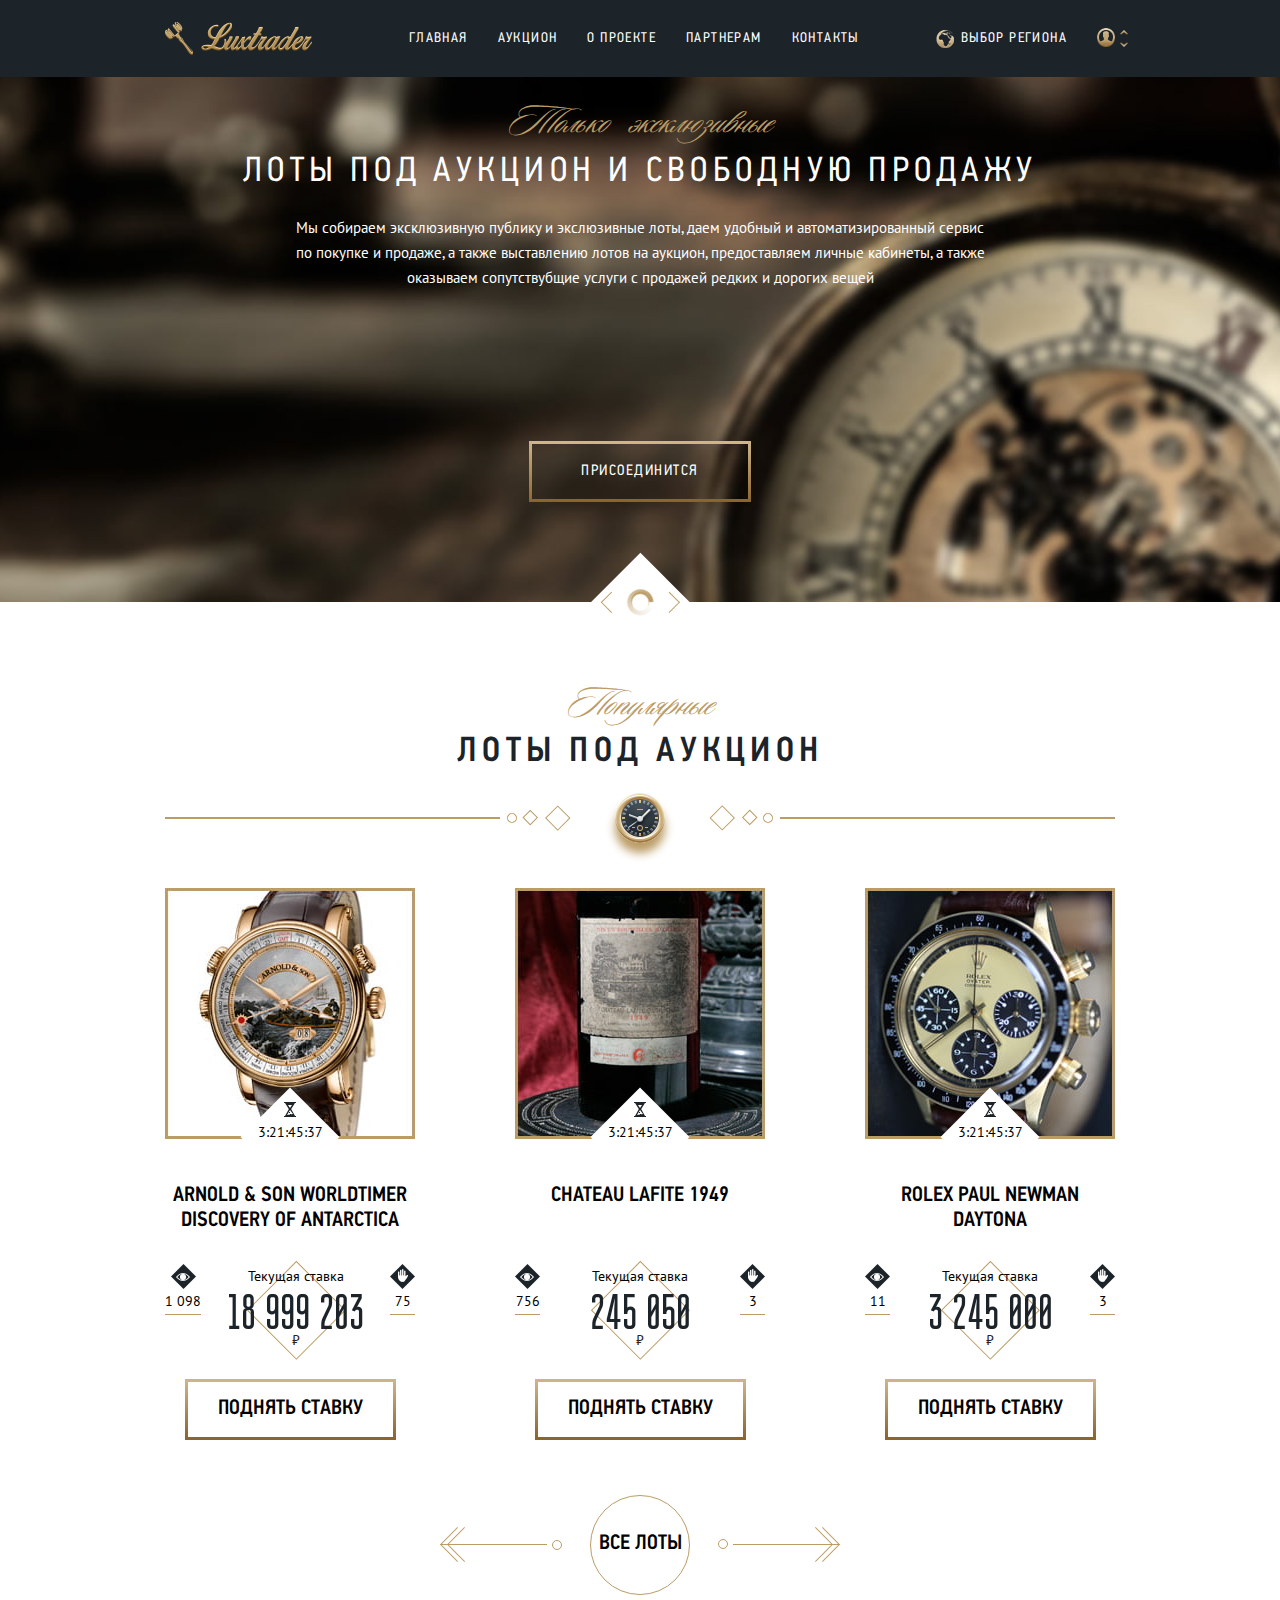
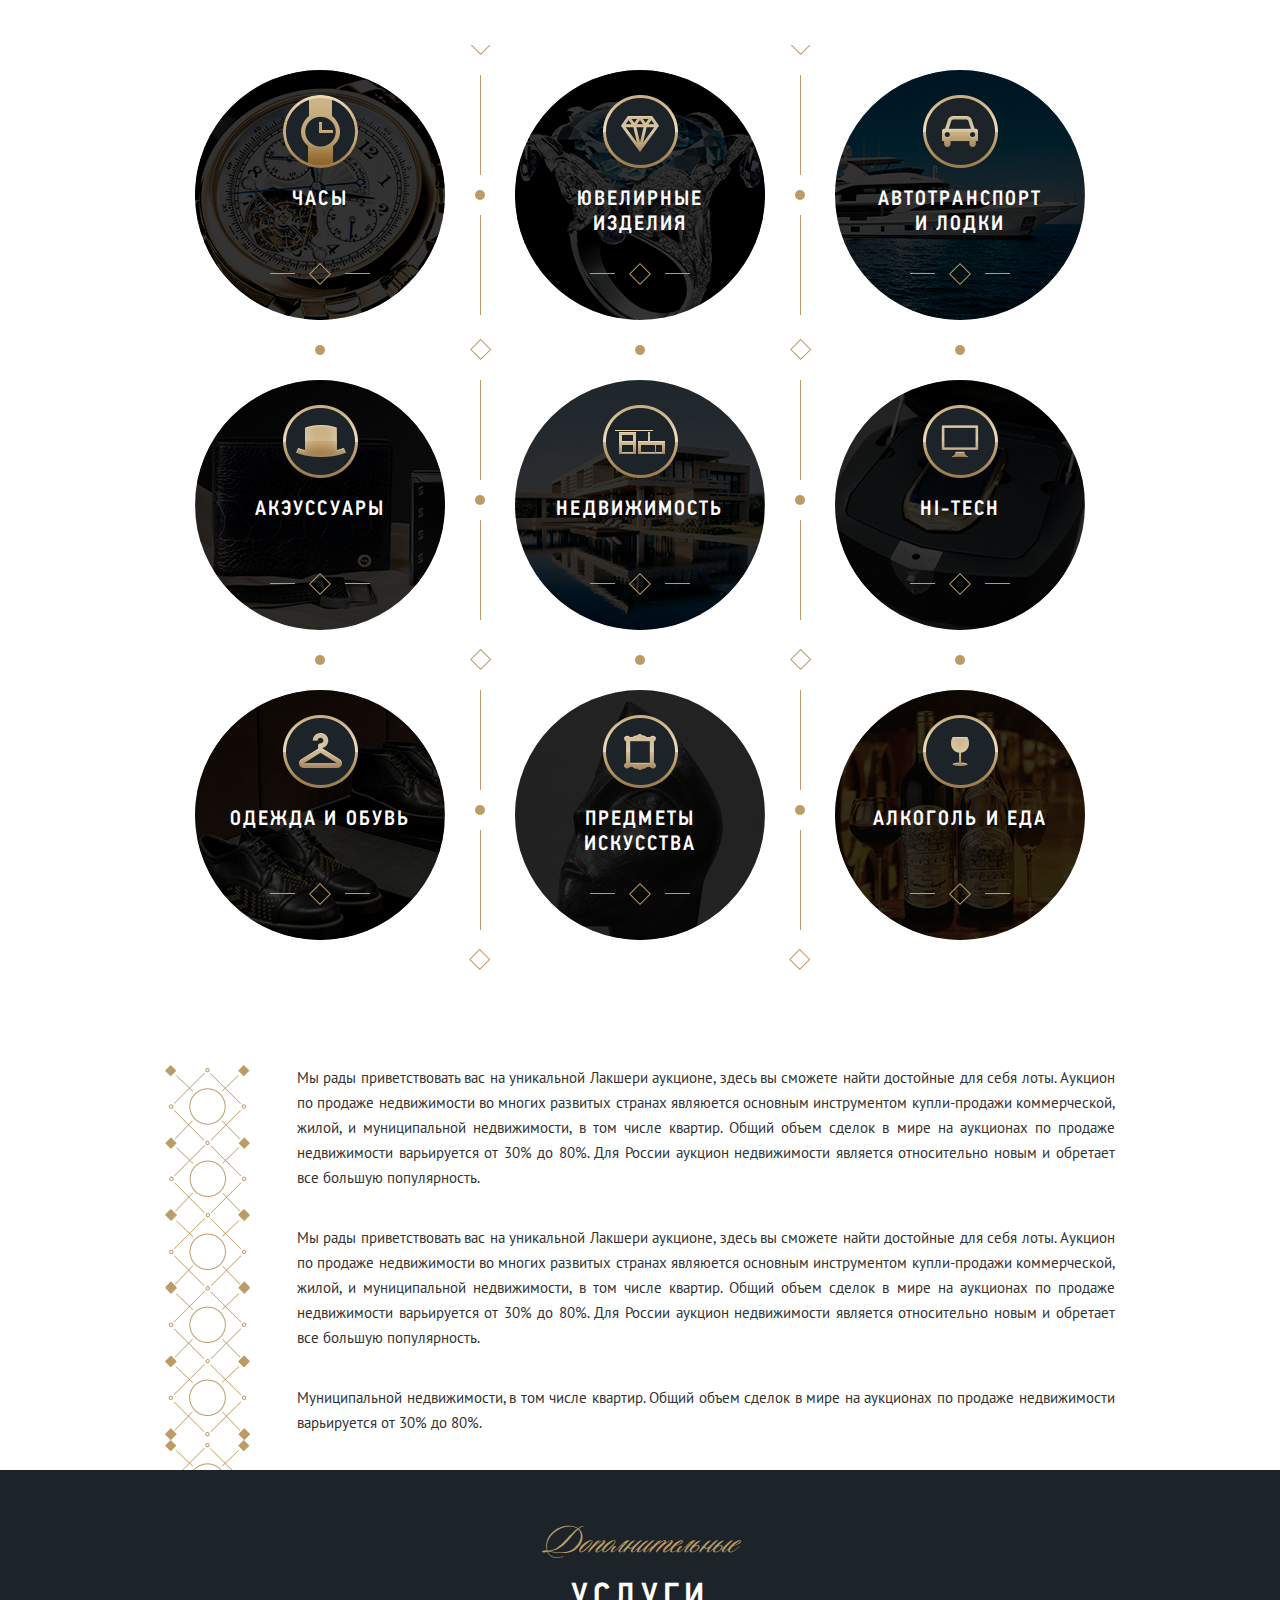
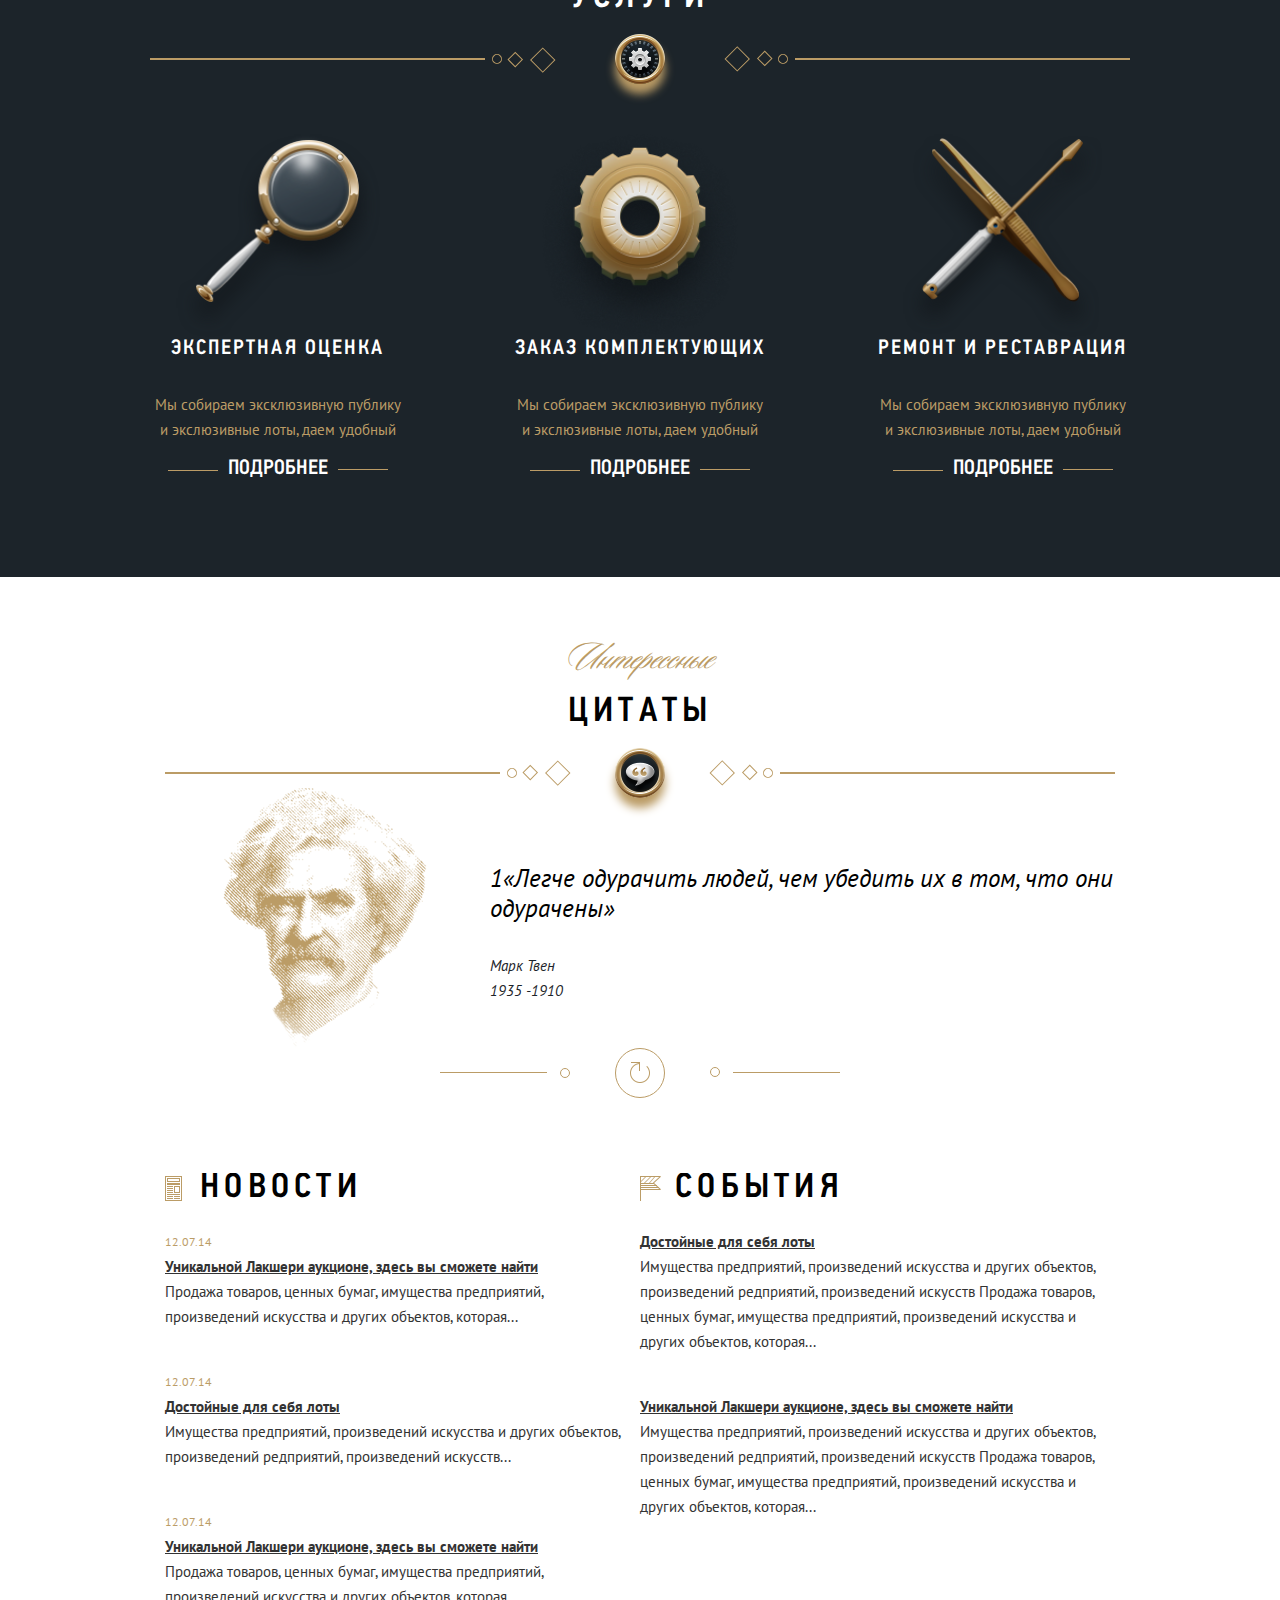
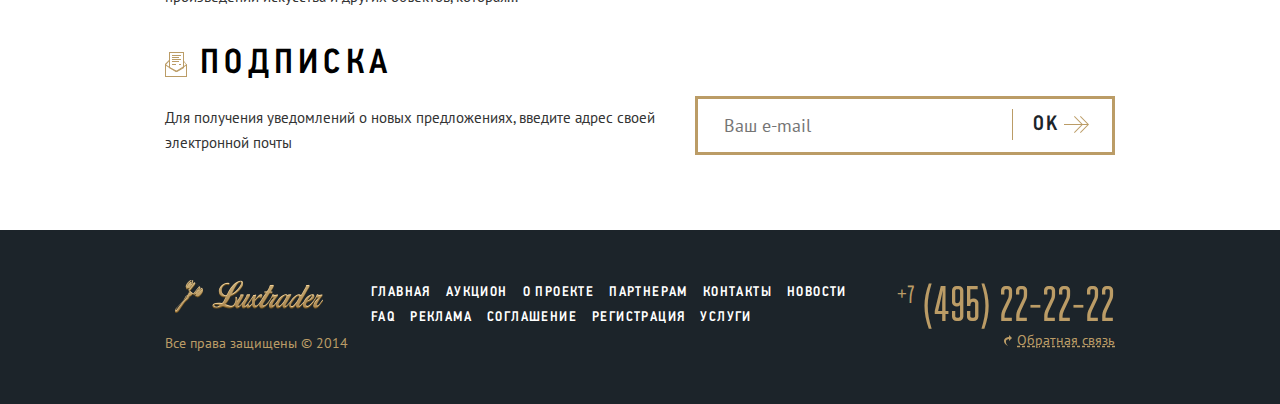
<file: index.html>
<!DOCTYPE html>
<html lang="en">
<head>
	<meta charset="UTF-8">
	<meta name="viewport" content="width=device-width, initial-scale=1.0">
	<title>Luxtrader-Home-V5</title>
	<link rel="stylesheet" href="css/style-Luxtrader-Home-V5.css">
</head>
<body>
	<div class="wrapper">
		<header class="header">
			<div class="header__container container">
				<div class="header__body">
					<div class="header__logo">
						<a href="" class="header__logo-link">
							<img src="img/icon/thunder.png" alt="">
							<img src="img/icon/logoLuxtrader.png" alt="">
						</a>
					</div>
					<div class="header__menu">
						<div class="header__icon-burger">
							<span></span>
							<span></span>
							<span></span>
						</div>
						<nav class="header__item">
							<ul class="header__list">
								<li><a href="#main" class="header__link">Главная</a></li>
								<li><a href="#lots" class="header__link">Аукцион</a></li>
								<li><a href="#about" class="header__link">О проекте</a></li>
								<li><a href="#partners" class="header__link">Партнерам</a></li>
								<li><a href="#footer" class="header__link">Контакты</a></li>
							</ul>
						</nav>
					</div>
					<div class="header__action action">
						<div class="action__region"><a href="" class="action__region-link"><span>выбор региона</span></a></div>
						<div class="action__menu">
							<div class="action__icon action__icon_1"><img src="img/icon/headerIcon1.png" alt=""></div>
							<div class="action__icon action__icon_2"><img src="img/icon/headerIcon2.png" alt=""></div>
							<ul class="action__list">
								<li><a href="" class="action__links action__links_1">Выбор региона</a></li>
								<li><a href="" class="action__links action__links_2">Личный кабинет</a></li>
								<li><a href="" class="action__links action__links_3">Мои ставки</a></li>
								<li><a href="" class="action__links action__links_4">Мои лоты</a></li>
							</ul>
						</div>
					</div>
				</div>
			</div>
		</header>

		<div class="content">
			<div class="slider-about">
				<div class="slider-about__container">
					<div class="slider-about__track">
						<div class="slider-about__item">
						<div class="container">
							<div id="main" class="slider-about__body">
								<h2 class="slider-about__title title_cer">Только эксклюзивные</h2>
								<h3 class="slider-about__title-lots">Лоты под аукцион и свобоДную продажу</h3>
								<div class="slider-about__text text text_w">Мы собираем эксклюзивную публику и экслюзивные лоты, даем удобный и автоматизированный сервис по покупке и продаже, а также выставлению лотов на аукцион, предоставляем личные кабинеты, а также оказываем сопутствубщие услуги с продажей редких и дорогих вещей</div>
								<div><a href="" class="slider-about__button"><span>Присоединится</span></a></div>
							</div>
						</div>
					</div>
					<div class="slider-about__item">
						<div class="container">
							<div class="slider-about__body">
								<h2 class="slider-about__title title_cer">Только эксклюзивные</h2>
								<h3 class="slider-about__title-lots">Лоты под аукцион и свобоДную продажу</h3>
								<div class="slider-about__text text text_w">Мы собираем эксклюзивную публику и экслюзивные лоты, даем удобный и автоматизированный сервис по покупке и продаже, а также выставлению лотов на аукцион, предоставляем личные кабинеты, а также оказываем сопутствубщие услуги с продажей редких и дорогих вещей Lorem ipsum dolor sit amet consectetur adipisicing elit. Quas nesciunt earum, distinctio aliquid maxime praesentium, cupiditate placeat excepturi, esse recusandae ea! Quasi, illo aspernatur placeat ullam id beatae doloribus corrupti. Lorem ipsum dolor sit amet, consectetur adipisicing elit. Mollitia reprehenderit quas enim, consectetur tempora sit, soluta! Nemo maiores dolores, odit accusantium dolorem ex ad, deserunt vitae, labore maxime repellat quibusdam.</div>
								<div><a href="" class="slider-about__button"><span>Присоединится</span></a></div>
							</div>
						</div>
					</div>
					<div class="slider-about__item">
						<div class="container">
							<div class="slider-about__body">
								<h2 class="slider-about__title title_cer">Только эксклюзивные</h2>
								<h3 class="slider-about__title-lots">Лоты под аукцион и свобоДную продажу</h3>
								<div class="slider-about__text text text_w">Мы собираем эксклюзивную публику и экслюзивные лоты, даем удобный и автоматизированный сервис по покупке и продаже, а также выставлению лотов на аукцион, предоставляем личные кабинеты, а также оказываем сопутствубщие услуги с продажей редких и дорогих вещей Lorem ipsum dolor sit amet consectetur adipisicing elit. Earum inventore nam quo aliquam, at esse repellat nesciunt culpa, similique veritatis? Ipsum, repudiandae, soluta. Quisquam omnis dignissimos, nemo voluptate beatae ipsum.</div>
								<div><a href="" class="slider-about__button"><span>Присоединится</span></a></div>
							</div>
						</div>
					</div>
					</div>
				</div>
				<div class="slider-about__control control-slider">
					<div class="control-slider__arrow control-slider__arrow_prev"></div>
					<div class="control-slider__dowload"><img src="img/icon/download.png" alt=""></div>
					<div class="control-slider__arrow control-slider__arrow_next"></div>
				</div>
			</div>

			<div class="lots">
				<div class="container">
					<div class="lots__container">
						<div class="lots__header">
							<h2 class="lots__title title title_cer">Популярные</h2>
							<h3 class="lots__main-title title title_pfd title_pfd-color">лоты Под аукцион</h3>
							<div class="lots__decor decor-block">
								<div class="decor-block__row">
									<div class="decor-block__items"><span></span></div>
									<div class="decor-block__icon"><img src="img/icon/watchIcon.png" alt=""></div>
									<div class="decor-block__items decor-block__items_rotate"><span></span></div>
								</div>
							</div>
						</div>
						<div id="lots" class="lots__slider slider-lots">
							<div class="slider-lots__container">
								<div class="slider-lots__track">

									<div class="slider-lots__item">
										<div class="slider-lots__header">
											<a href="" class="slider-lots__img"><img src="img/picture/photo1.jpg" alt=""></a>
										<div class="slider-lots__timer slider-lots__timer_wpapper">
											<div class="slider-lots__timer slider-lots__timer_timer">
												<img src="img/icon/sandwatch.png" alt="">
												<span>3:21:45:37</span>
											</div>
										</div>
										</div>
										<a class="slider-lots__title title title__mini title__mini_b">Arnold & Son Worldtimer discovery of antarctica</a>
										<div class="slider-lots__info info-lot">
											<div class="info-lot__statistic">
												<div class="info-lot__icon"><img src="img/icon/eye-ods.png" alt=""></div>
												<div class="info-lot__value">1 098</div>
											</div>
											<div class="info-lot__rate">
												<div class="info-lot__title-rate">Текущая ставка</div>
												<div class="info-lot__value-rate">18 999 203</div>
												<div class="info-lot__rubl">&#8381;</div>
											</div>
											<div class="info-lot__statistic">
												<div class="info-lot__icon"><img src="img/icon/palm-ods.png" alt=""></div>
												<div class="info-lot__value">75</div>
											</div>
										</div>
										<a href="" class="slider-lots__btn btn btn_b">ПОДНЯТЬ СТАВКУ</a>
									</div>

									<div class="slider-lots__item">
										<div class="slider-lots__header">
											<a href="" class="slider-lots__img"><img src="img/picture/photo2.jpg" alt=""></a>
										<div class="slider-lots__timer slider-lots__timer_wpapper">
											<div class="slider-lots__timer slider-lots__timer_timer">
												<img src="img/icon/sandwatch.png" alt="">
												<span>3:21:45:37</span>
											</div>
										</div>
										</div>
										<a class="slider-lots__title title title__mini title__mini_b">Chateau Lafite 1949</a>
										<div class="slider-lots__info info-lot">
											<div class="info-lot__statistic">
												<div class="info-lot__icon"><img src="img/icon/eye-ods.png" alt=""></div>
												<div class="info-lot__value">756</div>
											</div>
											<div class="info-lot__rate">
												<div class="info-lot__title-rate">Текущая ставка</div>
												<div class="info-lot__value-rate">245 050</div>
												<div class="info-lot__rubl">&#8381;</div>
											</div>
											<div class="info-lot__statistic">
												<div class="info-lot__icon"><img src="img/icon/palm-ods.png" alt=""></div>
												<div class="info-lot__value">3</div>
											</div>
										</div>
										<a href="" class="slider-lots__btn btn btn_b">ПОДНЯТЬ СТАВКУ</a>
									</div>

									<div class="slider-lots__item">
										<div class="slider-lots__header">
											<a href="" class="slider-lots__img"><img src="img/picture/photo3.jpg" alt=""></a>
										<div class="slider-lots__timer slider-lots__timer_wpapper">
											<div class="slider-lots__timer slider-lots__timer_timer">
												<img src="img/icon/sandwatch.png" alt="">
												<span>3:21:45:37</span>
											</div>
										</div>
										</div>
										<a class="slider-lots__title title title__mini title__mini_b">Rolex Paul Newman Daytona</a>
										<div class="slider-lots__info info-lot">
											<div class="info-lot__statistic">
												<div class="info-lot__icon"><img src="img/icon/eye-ods.png" alt=""></div>
												<div class="info-lot__value">11</div>
											</div>
											<div class="info-lot__rate">
												<div class="info-lot__title-rate">Текущая ставка</div>
												<div class="info-lot__value-rate">3 245 000</div>
												<div class="info-lot__rubl">&#8381;</div>
											</div>
											<div class="info-lot__statistic">
												<div class="info-lot__icon"><img src="img/icon/palm-ods.png" alt=""></div>
												<div class="info-lot__value">3</div>
											</div>
										</div>
										<a href="" class="slider-lots__btn btn btn_b">ПОДНЯТЬ СТАВКУ</a>
									</div>

									<div class="slider-lots__item">
										<div class="slider-lots__header">
											<a href="" class="slider-lots__img"><img src="img/picture/photo1.jpg" alt=""></a>
										<div class="slider-lots__timer slider-lots__timer_wpapper">
											<div class="slider-lots__timer slider-lots__timer_timer">
												<img src="img/icon/sandwatch.png" alt="">
												<span>3:21:45:37</span>
											</div>
										</div>
										</div>
										<a class="slider-lots__title title title__mini title__mini_b">Arnold & Son Worldtimer discovery of antarctica</a>
										<div class="slider-lots__info info-lot">
											<div class="info-lot__statistic">
												<div class="info-lot__icon"><img src="img/icon/eye-ods.png" alt=""></div>
												<div class="info-lot__value">1 098</div>
											</div>
											<div class="info-lot__rate">
												<div class="info-lot__title-rate">Текущая ставка</div>
												<div class="info-lot__value-rate">18 999 203</div>
												<div class="info-lot__rubl">&#8381;</div>
											</div>
											<div class="info-lot__statistic">
												<div class="info-lot__icon"><img src="img/icon/palm-ods.png" alt=""></div>
												<div class="info-lot__value">75</div>
											</div>
										</div>
										<a href="" class="slider-lots__btn btn btn_b">ПОДНЯТЬ СТАВКУ</a>
									</div>

									<div class="slider-lots__item">
										<div class="slider-lots__header">
											<a href="" class="slider-lots__img"><img src="img/picture/photo2.jpg" alt=""></a>
										<div class="slider-lots__timer slider-lots__timer_wpapper">
											<div class="slider-lots__timer slider-lots__timer_timer">
												<img src="img/icon/sandwatch.png" alt="">
												<span>3:21:45:37</span>
											</div>
										</div>
										</div>
										<a class="slider-lots__title title title__mini title__mini_b">Chateau Lafite 1949</a>
										<div class="slider-lots__info info-lot">
											<div class="info-lot__statistic">
												<div class="info-lot__icon"><img src="img/icon/eye-ods.png" alt=""></div>
												<div class="info-lot__value">756</div>
											</div>
											<div class="info-lot__rate">
												<div class="info-lot__title-rate">Текущая ставка</div>
												<div class="info-lot__value-rate">245 050</div>
												<div class="info-lot__rubl">&#8381;</div>
											</div>
											<div class="info-lot__statistic">
												<div class="info-lot__icon"><img src="img/icon/palm-ods.png" alt=""></div>
												<div class="info-lot__value">3</div>
											</div>
										</div>
										<a href="" class="slider-lots__btn btn btn_b">ПОДНЯТЬ СТАВКУ</a>
									</div>

									<div class="slider-lots__item">
										<div class="slider-lots__header">
											<a href="" class="slider-lots__img"><img src="img/picture/photo3.jpg" alt=""></a>
										<div class="slider-lots__timer slider-lots__timer_wpapper">
											<div class="slider-lots__timer slider-lots__timer_timer">
												<img src="img/icon/sandwatch.png" alt="">
												<span>3:21:45:37</span>
											</div>
										</div>
										</div>
										<a class="slider-lots__title title title__mini title__mini_b">Rolex Paul Newman Daytona</a>
										<div class="slider-lots__info info-lot">
											<div class="info-lot__statistic">
												<div class="info-lot__icon"><img src="img/icon/eye-ods.png" alt=""></div>
												<div class="info-lot__value">11</div>
											</div>
											<div class="info-lot__rate">
												<div class="info-lot__title-rate">Текущая ставка</div>
												<div class="info-lot__value-rate">3 245 000</div>
												<div class="info-lot__rubl">&#8381;</div>
											</div>
											<div class="info-lot__statistic">
												<div class="info-lot__icon"><img src="img/icon/palm-ods.png" alt=""></div>
												<div class="info-lot__value">3</div>
											</div>
										</div>
										<a href="" class="slider-lots__btn btn btn_b">ПОДНЯТЬ СТАВКУ</a>
									</div>
								</div>
							</div>
							<div class="slider-lots__control">
								<div class="slider-lots__arrov slider-lots__arrov_prev"></div>
								<div class="slider-lots__block"><a class="slider-lots__link" href="">Все лоты</a></div>
								<div class="slider-lots__arrov slider-lots__arrov_rotate slider-lots__arrov_next"></div>
							</div>
						</div>
					</div>
				</div>
			</div>

			<div id="about" class="categories">
				<div class="categories__container container">
					<div class="categories__row">
						<div class="categories__column">
							<a href="" class="categories__item categories__item_01">
								<span class="categories__icon"><img src="img/icon/loticon01.png" alt=""></span>
								<span class="categories__title title__mini title__mini_w">Часы</span>
								<span class="categories__decor"><img src="img/icon/decorLine.png" alt=""></span>
							</a>
						</div>
						<div class="categories__decor-out"><span></span></div>
						<div class="categories__column">
							<a href="" class="categories__item categories__item_02">
								<span class="categories__icon"><img src="img/icon/loticon02.png" alt=""></span>
								<span class="categories__title title__mini title__mini_w">Ювелирные Изделия</span>
								<span class="categories__decor"><img src="img/icon/decorLine.png" alt=""></span>
							</a>
						</div>
						<div class="categories__decor-out"><span></span></div>
						<div class="categories__column">
							<a href="" class="categories__item  categories__item_03">
								<span class="categories__icon"><img src="img/icon/loticon03.png" alt=""></span>
								<span class="categories__title title__mini title__mini_w">Автотранспорт и лодки</span>
								<span class="categories__decor"><img src="img/icon/decorLine.png" alt=""></span>
							</a>
						</div>
						<div class="categories__column">
							<a href="" class="categories__item categories__item_04">
								<span class="categories__icon"><img src="img/icon/loticon04.png" alt=""></span>
								<span class="categories__title title__mini title__mini_w">АкЭуссуары</span>
								<span class="categories__decor"><img src="img/icon/decorLine.png" alt=""></span>
							</a>
						</div>
						<div class="categories__decor-out"><span></span></div>
						<div class="categories__column">
							<a href="" class="categories__item categories__item_05">
								<span class="categories__icon"><img src="img/icon/loticon05.png" alt=""></span>
								<span class="categories__title title__mini title__mini_w">Недвижимость</span>
								<span class="categories__decor"><img src="img/icon/decorLine.png" alt=""></span>
							</a>
						</div>
						<div class="categories__decor-out"><span></span></div>
						<div class="categories__column">
							<a href="" class="categories__item categories__item_06">
								<span class="categories__icon"><img src="img/icon/loticon06.png" alt=""></span>
								<span class="categories__title title__mini title__mini_w">Hi-Tech</span>
								<span class="categories__decor"><img src="img/icon/decorLine.png" alt=""></span>
							</a>
						</div>
						<div class="categories__column">
							<a href="" class="categories__item categories__item_07">
								<span class="categories__icon"><img src="img/icon/loticon07.png" alt=""></span>
								<span class="categories__title title__mini title__mini_w">Одежда и обувь</span>
								<span class="categories__decor"><img src="img/icon/decorLine.png" alt=""></span>
							</a>
						</div>
						<div class="categories__decor-out categories__decor-out_last"><span></span></div>
						<div class="categories__column">
							<a href="" class="categories__item categories__item_08">
								<span class="categories__icon"><img src="img/icon/loticon08.png" alt=""></span>
								<span class="categories__title title__mini title__mini_w">Предметы искусства</span>
								<span class="categories__decor"><img src="img/icon/decorLine.png" alt=""></span>
							</a>
						</div>
						<div class="categories__decor-out categories__decor-out_last"><span></span></div>
						<div class="categories__column">
							<a href="" class="categories__item categories__item_09">
								<span class="categories__icon"><img src="img/icon/loticon09.png" alt=""></span>
								<span class="categories__title title__mini title__mini_w">АЛкоголь и еда</span>
								<span class="categories__decor"><img src="img/icon/decorLine.png" alt=""></span>
							</a>
						</div>
					</div>

					<div class="categories__about">
						<div class="categories__new-decor"></div>
						<div class="categories__paragrafs">
							<p class="categories__text text text_b">Мы рады приветствовать вас на уникальной Лакшери аукционе, здесь вы сможете найти достойные для себя лоты. Аукцион по продаже недвижимости во многих развитых странах являюется основным инструментом купли-продажи коммерческой, жилой, и муниципальной недвижимости, в том числе квартир. Общий объем сделок в мире на аукционах по продаже недвижимости варьируется от 30% до 80%. Для России аукцион недвижимости является относительно новым и обретает все большую популярность.</p>
							<p class="categories__text text text_b">Мы рады приветствовать вас на уникальной Лакшери аукционе, здесь вы сможете найти достойные для себя лоты. Аукцион по продаже недвижимости во многих развитых странах являюется основным инструментом купли-продажи коммерческой, жилой, и муниципальной недвижимости, в том числе квартир. Общий объем сделок в мире на аукционах по продаже недвижимости варьируется от 30% до 80%. Для России аукцион недвижимости является относительно новым и обретает все большую популярность.</p>
							<p class="categories__text text text_b">Муниципальной недвижимости, в том числе квартир. Общий объем сделок в мире на аукционах по продаже недвижимости варьируется от 30% до 80%.</p>
						</div>
					</div>
				</div>
			</div>

			<div id="partners" class="services">
				<div class="services__container container">
					<div class="services__title title title_cer">Дополнительные</div>
					<div class="services__main-title title title_pfd title_pfd-w">услуги</div>
					<div class="services__decor decor-block">
						<div class="decor-block__row">
							<div class="decor-block__items"><span></span></div>
							<div class="decor-block__icon"><img src="img/icon/watchIcon03.png" alt=""></div>
							<div class="decor-block__items decor-block__items_rotate"><span></span></div>
						</div>
					</div>
					<div class="services__body">
						<div class="services__block">
							<div class="services__img"><img src="img/icon/MagnifierIcon.png" alt=""></div>
							<div class="services__mini-title title title__mini title__mini_w">Экспертная оценка</div>
							<div class="services__text text text_c">Мы собираем эксклюзивную публику и экслюзивные лоты, даем удобный</div>
							<a href="" class="services__btn btn btn_w">Подробнее</a>
						</div>
						<div class="services__block">
							<div class="services__img"><img src="img/icon/cogwheel.png" alt=""></div>
							<div class="services__mini-title title title__mini title__mini_w">заказ комплектующих</div>
							<div class="services__text text text_c">Мы собираем эксклюзивную публику и экслюзивные лоты, даем удобный</div>
							<a href="" class="services__btn btn btn_w">Подробнее</a>
						</div>
						<div class="services__block">
							<div class="services__img"><img src="img/icon/service.png" alt=""></div>
							<div class="services__mini-title title title__mini title__mini_w">ремонт и реставрациЯ</div>
							<div class="services__text text text_c">Мы собираем эксклюзивную публику и экслюзивные лоты, даем удобный</div>
							<a href="" class="services__btn btn btn_w">Подробнее</a>
						</div>
					</div>
				</div>
			</div>

			<div class="quotes">
				<div class="quotes__container container">
					<div class="quotes__header">
						<h2 class="quotes__title title title_cer">Интерессные</h2>
						<h3 class="quotes__main-title title title_pfd title_pfd-color">цитаты</h3>
						<div class="quotes__decor decor-block">
							<div class="decor-block__row">
								<div class="decor-block__items"><span></span></div>
								<div class="decor-block__icon"><img src="img/icon/Icon10.png" alt=""></div>
								<div class="decor-block__items decor-block__items_rotate"><span></span></div>
							</div>
						</div>
					</div>

					<div class="quotes-slider">
						<div class="quotes-slider__container">
							<div class="quotes-slider__track">
								<div class="quotes-slider__item slider-quote">
									<div class="quotes-slider__img"><img src="img/picture/face.png" alt=""></div>
									<div class="quotes-slider__text">
										<p>1«Легче одурачить людей, чем убедить их в том, что они одурачены»</p>
										<p>Марк Твен <br>1935 -1910</p>
									</div>
								</div>
								<div class="quotes-slider__item slider-quote">
									<div class="quotes-slider__img"><img src="img/picture/face.png" alt=""></div>
									<div class="quotes-slider__text">
										<p>2«Легче одурачить людей, чем убедить их в том, что они одурачены»</p>
										<p>Марк Твен <br>1935 -1910</p>
									</div>
								</div>
								<div class="quotes-slider__item slider-quote">
									<div class="quotes-slider__img"><img src="img/picture/face.png" alt=""></div>
									<div class="quotes-slider__text">
										<p>3«Легче одурачить людей, чем убедить их в том, что они одурачены»</p>
										<p>Марк Твен <br>1935 -1910</p>
									</div>
								</div>
							</div>
						</div>
					</div>
					<div class="slider-quotes__control slider-lots__control">
						<div class="slider-quotes__arrov slider-lots__arrov"></div>
						<div class="slider-quotes__block slider-lots__block">
							<img src="img/icon/refresh.png" alt="">
						</div>
						<div class="slider-quotes__arrov slider-lots__arrov slider-lots__arrov_rotate"></div>
					</div>
				</div>
			</div>

			<div class="info">
				<div class="info__container container">
					<div class="info__row">
						<div id="news" class="info__columns">
							<div class="info__title info__title_01 title_pfd title_pfd-b">Новости</div>
							<div class="info__block">
								<div class="info__data">12.07.14</div>
								<a href="" class="info__label text text_b">Уникальной Лакшери аукционе, здесь вы сможете найти</a>
								<div class="info__news text text_b">Продажа товаров, ценных бумаг, имущества предприятий, произведений искусства и других объектов, которая...</div>
							</div>
							<div class="info__block">
								<div class="info__data">12.07.14</div>
								<a href="" class="info__label text text_b">Достойные для себя лоты</a>
								<div class="info__news text text_b">Имущества предприятий, произведений искусства и других объектов, произведений редприятий, произведений искусств...</div>
							</div>
							<div class="info__block">
								<div class="info__data">12.07.14</div>
								<a href="" class="info__label text text_b">Уникальной Лакшери аукционе, здесь вы сможете найти</a>
								<div class="info__news text text_b">Продажа товаров, ценных бумаг, имущества предприятий, произведений искусства и других объектов, которая...</div>
							</div>
						</div>
						<div class="info__columns">
							<div class="info__title info__title_02 title_pfd title_pfd-b">события</div>
							<div class="info__block">
								<a href="" class="info__label text text_b">Достойные для себя лоты</a>
								<div class="info__events text text_b">Имущества предприятий, произведений искусства и других объектов, произведений редприятий, произведений искусств Продажа товаров, ценных бумаг, имущества предприятий, произведений искусства и других объектов, которая...</div>
							</div>
							<div class="info__block">
								<a href="" class="info__label text text_b">Уникальной Лакшери аукционе, здесь вы сможете найти</a>
								<div class="info__events text text_b">Имущества предприятий, произведений искусства и других объектов, произведений редприятий, произведений искусств Продажа товаров, ценных бумаг, имущества предприятий, произведений искусства и других объектов, которая...</div>
							</div>
						</div>
					</div>
					<div class="info__row">
						<div class="info__columns">
							<div class="info__title info__title_03 title_pfd title_pfd-b">подписка</div>
							<div class="info__subscribe text text_b">Для получения уведомлений о новых предложениях, введите адрес своей электронной почты</div>
						</div>
						<div id="registr" class="info__subscribe-subscribe">
							<div class="info__form">
								<form action="#" method="post">
								<div class="info__input"><input type="email" required placeholder="Ваш e-mail"></div>
								<button class="info__button"><span>ok</span></button>
							</form>
							</div>
						</div>
					</div>
				</div>
			</div>
			<footer id="footer" class="footer">
				<div class="footer__container container">
					<div class="footer__row">
						<div class="footer__column">
							<a href="" class="footer__logo">
								<img src="img/icon/thunder.png" alt="">
								<img src="img/icon/logoLuxtrader.png" alt="">
							</a>
							<div class="footer__rule">Все права защищены © 2014</div>
						</div>
						<nav class="footer__nav">
							<ul class="footer__list">
								<li><a href="#main" class="footer__links">Главная</a></li>
								<li><a href="#lots" class="footer__links">Аукцион</a></li>
								<li><a href="#about" class="footer__links">О проекте</a></li>
								<li><a href="#partners" class="footer__links">Партнерам</a></li>
								<li><a href="" class="footer__links">Контакты</a></li>
								<li><a href="#news" class="footer__links">Новости</a></li>
								<li><a href="" class="footer__links">FAQ</a></li>
								<li><a href="" class="footer__links">Реклама</a></li>
								<li><a href="" class="footer__links">Соглашение</a></li>
								<li><a href="#registr" class="footer__links">Регистрация</a></li>
								<li><a href="#partners" class="footer__links">Услуги</a></li>
							</ul>
						</nav>
						<div class="footer__column footer__column_right">
							<div><a href="tel:+7495222222" class="footer__tel"><span>+7</span> (495) 22-22-22</a></div>
							<a href="" class="footer__form"><span>Обратная связь</span></a>
						</div>
					</div>
				</div>
			</footer>
		</div>
	</div>
	<script src="js/script-Luxtrader-Home-V5.js"></script>
</body>
</html>
</file>
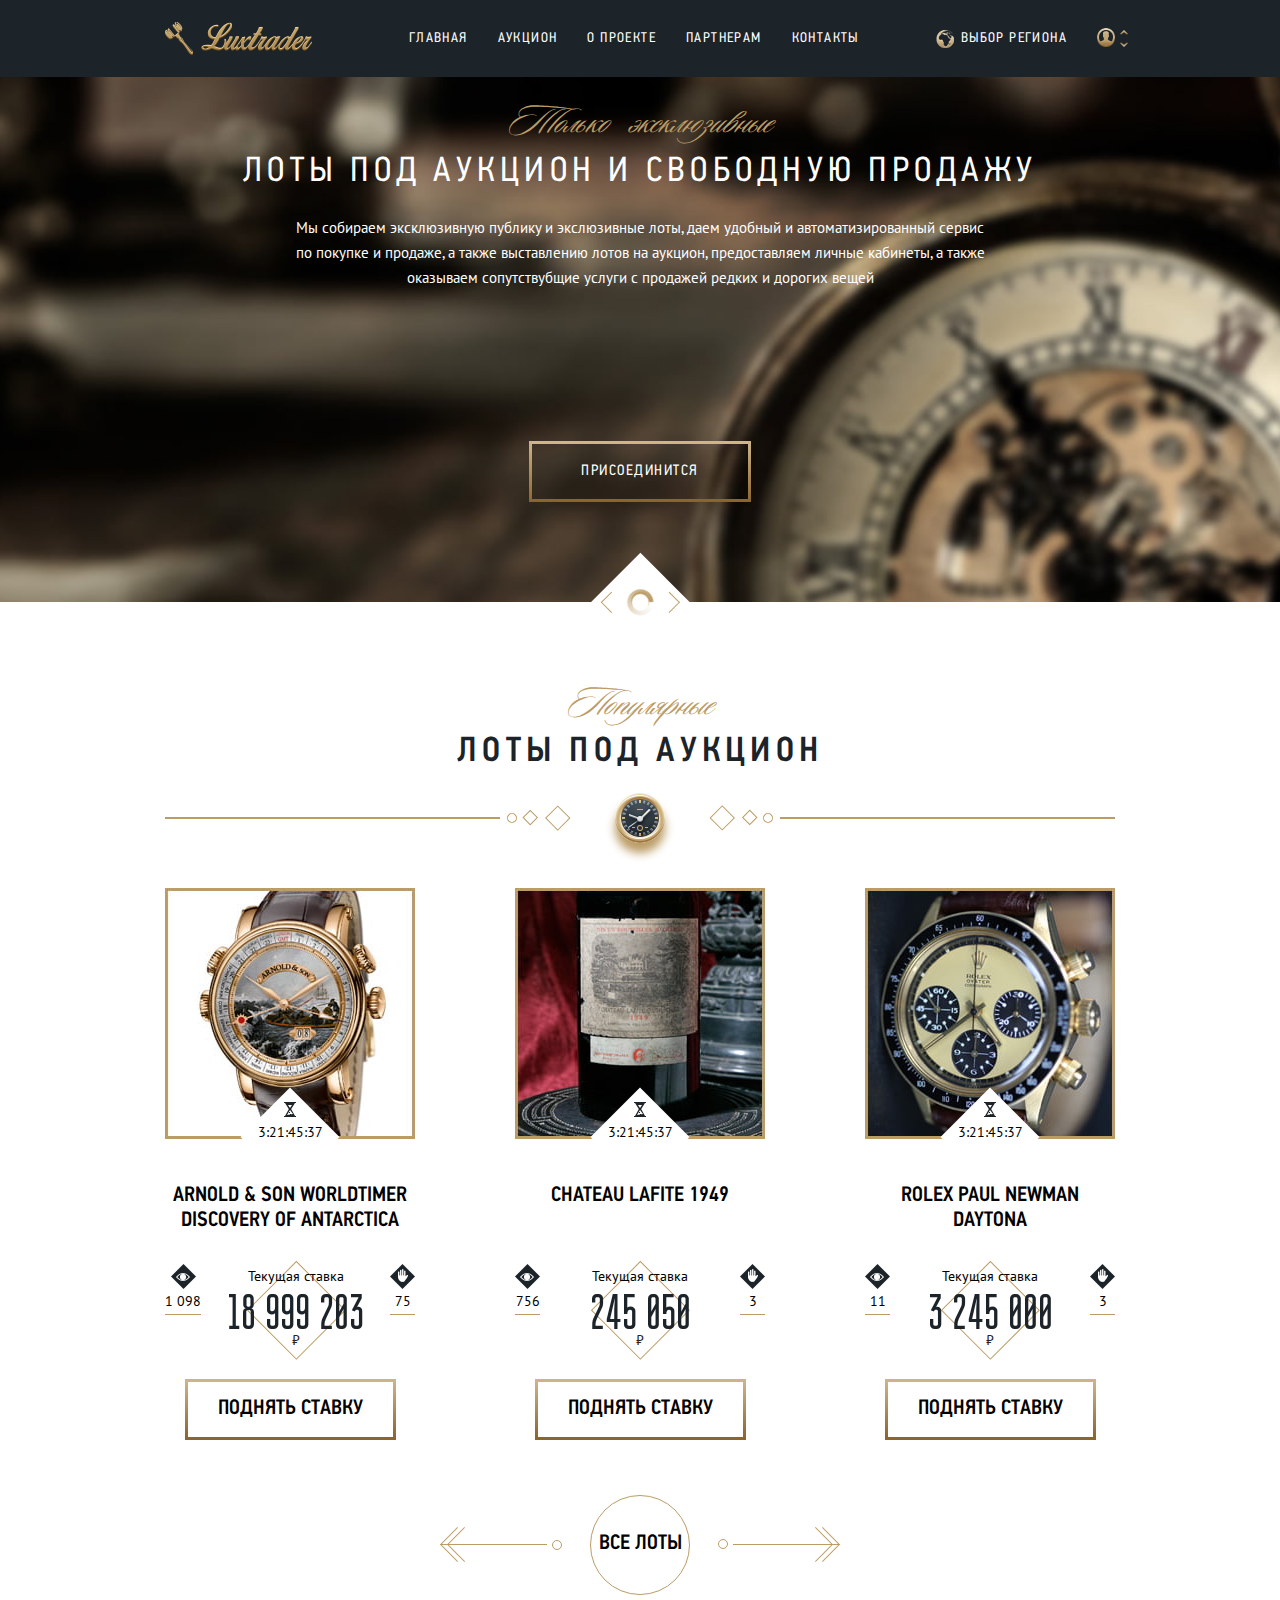
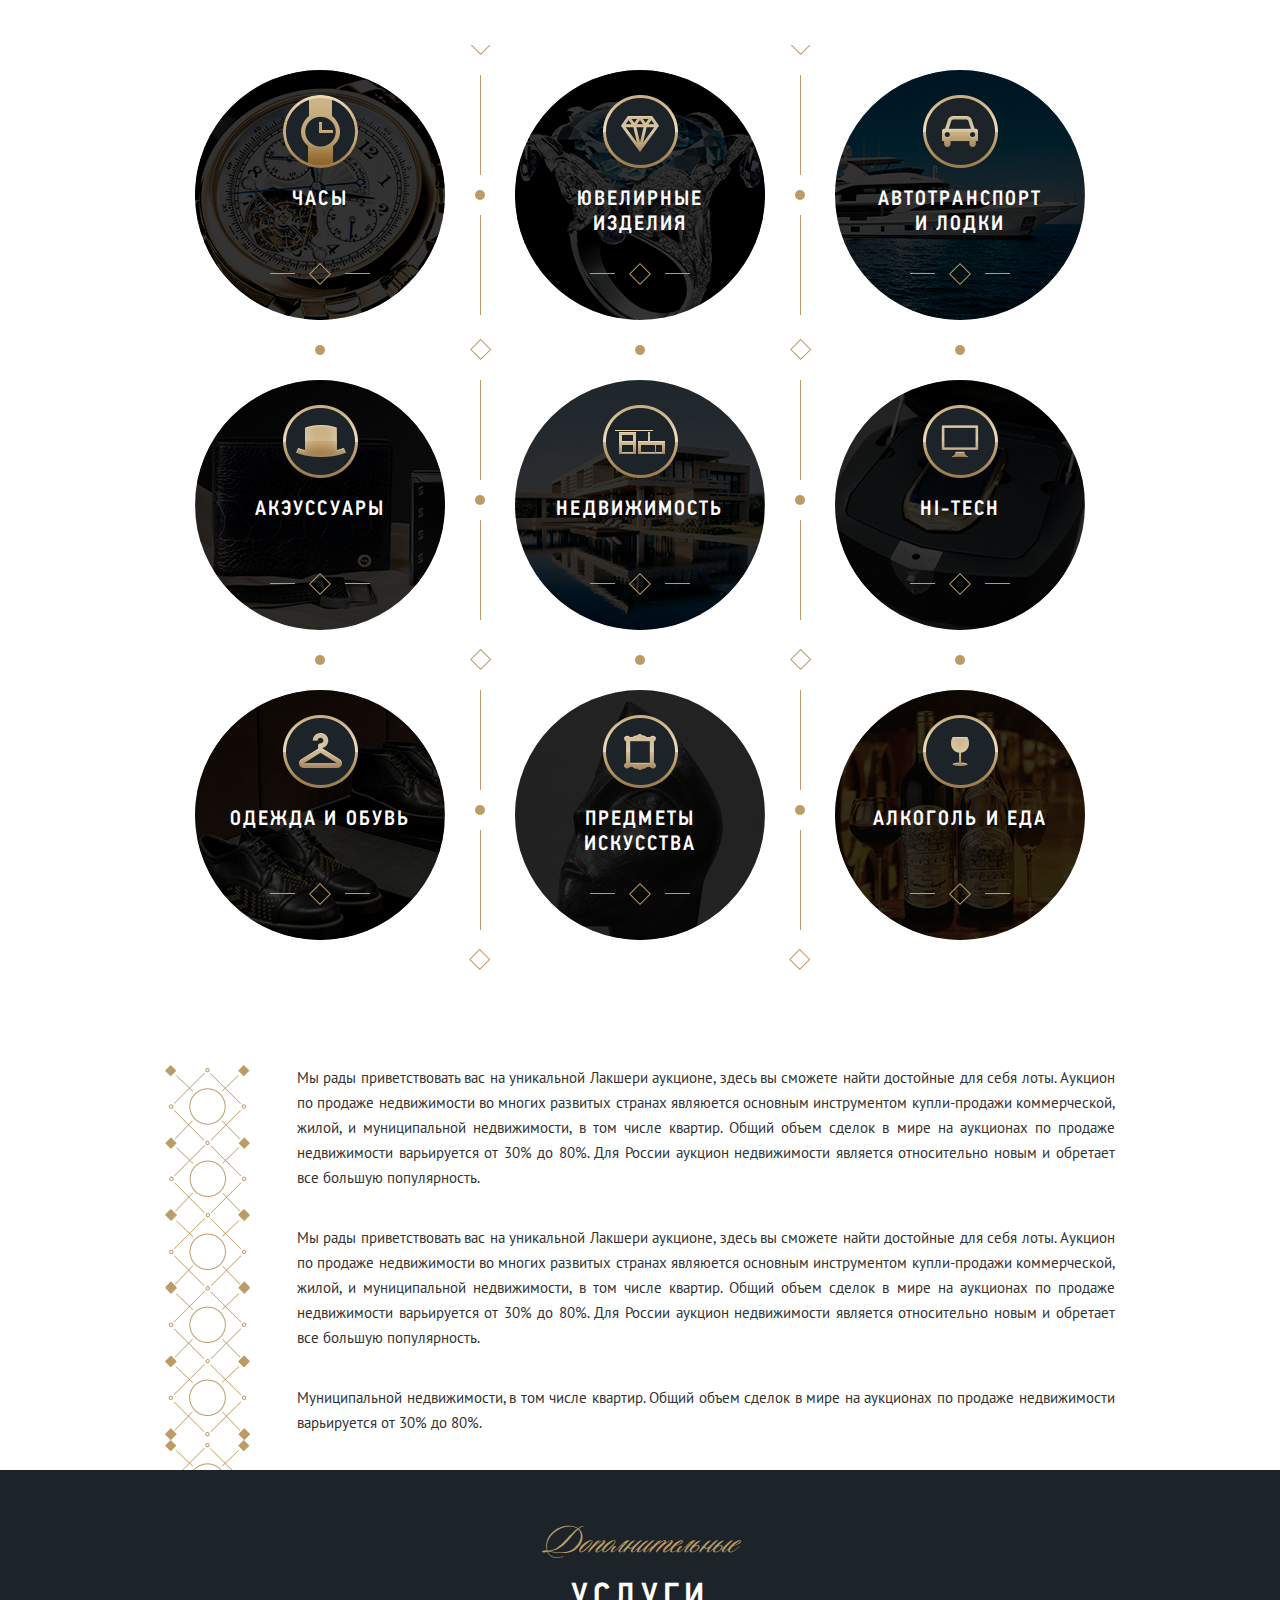
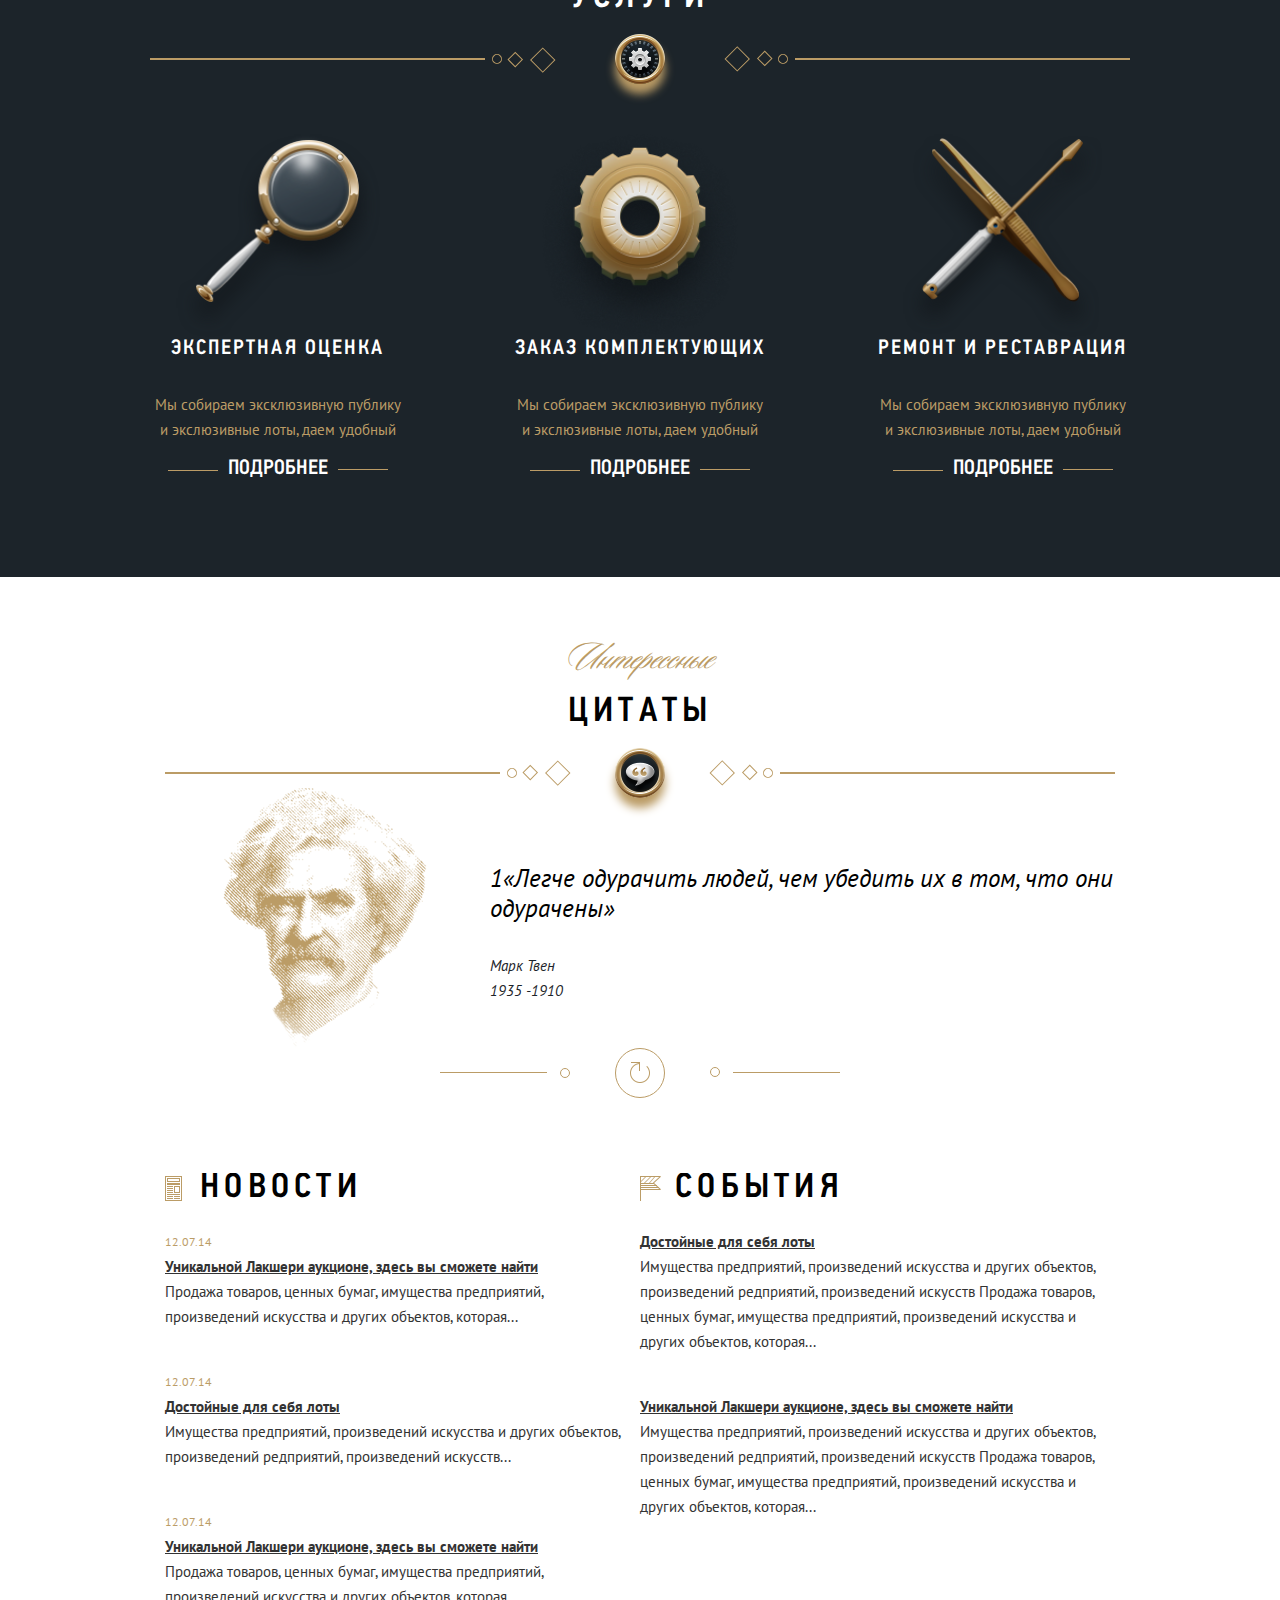
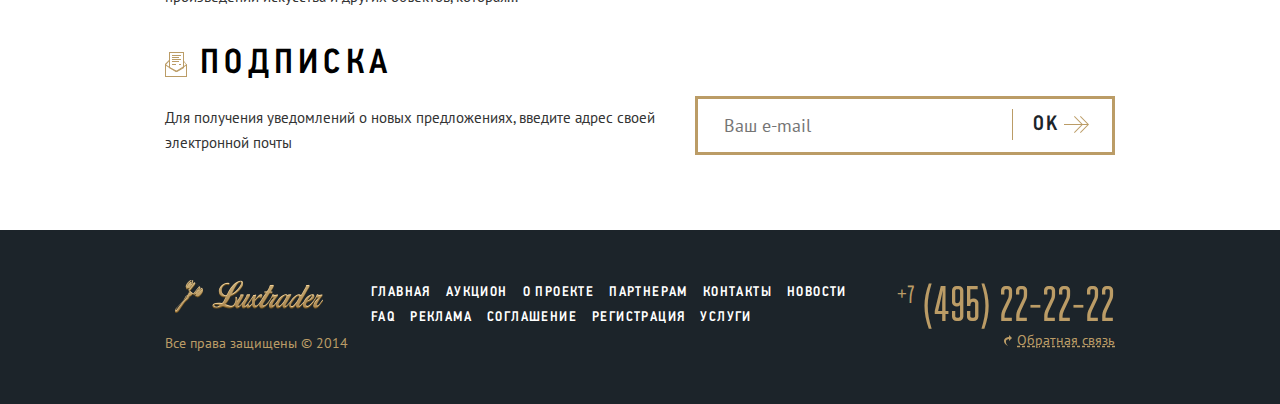
<file: index-Luxtrader-Home-V5.html>
<!DOCTYPE html>
<html lang="en">
<head>
	<meta charset="UTF-8">
	<meta name="viewport" content="width=device-width, initial-scale=1.0">
	<title>Luxtrader-Home-V5</title>
	<link rel="stylesheet" href="css/style-Luxtrader-Home-V5.css">
</head>
<body>
	<div class="wrapper">
		<header class="header">
			<div class="header__container container">
				<div class="header__body">
					<div class="header__logo">
						<a href="" class="header__logo-link">
							<img src="img/icon/thunder.png" alt="">
							<img src="img/icon/logoLuxtrader.png" alt="">
						</a>
					</div>
					<div class="header__menu">
						<div class="header__icon-burger">
							<span></span>
							<span></span>
							<span></span>
						</div>
						<nav class="header__item">
							<ul class="header__list">
								<li><a href="#main" class="header__link">Главная</a></li>
								<li><a href="#lots" class="header__link">Аукцион</a></li>
								<li><a href="#about" class="header__link">О проекте</a></li>
								<li><a href="#partners" class="header__link">Партнерам</a></li>
								<li><a href="#footer" class="header__link">Контакты</a></li>
							</ul>
						</nav>
					</div>
					<div class="header__action action">
						<div class="action__region"><a href="" class="action__region-link"><span>выбор региона</span></a></div>
						<div class="action__menu">
							<div class="action__icon action__icon_1"><img src="img/icon/headerIcon1.png" alt=""></div>
							<div class="action__icon action__icon_2"><img src="img/icon/headerIcon2.png" alt=""></div>
							<ul class="action__list">
								<li><a href="" class="action__links action__links_1">Выбор региона</a></li>
								<li><a href="" class="action__links action__links_2">Личный кабинет</a></li>
								<li><a href="" class="action__links action__links_3">Мои ставки</a></li>
								<li><a href="" class="action__links action__links_4">Мои лоты</a></li>
							</ul>
						</div>
					</div>
				</div>
			</div>
		</header>

		<div class="content">
			<div class="slider-about">
				<div class="slider-about__container">
					<div class="slider-about__track">
						<div class="slider-about__item">
						<div class="container">
							<div id="main" class="slider-about__body">
								<h2 class="slider-about__title title_cer">Только эксклюзивные</h2>
								<h3 class="slider-about__title-lots">Лоты под аукцион и свобоДную продажу</h3>
								<div class="slider-about__text text text_w">Мы собираем эксклюзивную публику и экслюзивные лоты, даем удобный и автоматизированный сервис по покупке и продаже, а также выставлению лотов на аукцион, предоставляем личные кабинеты, а также оказываем сопутствубщие услуги с продажей редких и дорогих вещей</div>
								<div><a href="" class="slider-about__button"><span>Присоединится</span></a></div>
							</div>
						</div>
					</div>
					<div class="slider-about__item">
						<div class="container">
							<div class="slider-about__body">
								<h2 class="slider-about__title title_cer">Только эксклюзивные</h2>
								<h3 class="slider-about__title-lots">Лоты под аукцион и свобоДную продажу</h3>
								<div class="slider-about__text text text_w">Мы собираем эксклюзивную публику и экслюзивные лоты, даем удобный и автоматизированный сервис по покупке и продаже, а также выставлению лотов на аукцион, предоставляем личные кабинеты, а также оказываем сопутствубщие услуги с продажей редких и дорогих вещей Lorem ipsum dolor sit amet consectetur adipisicing elit. Quas nesciunt earum, distinctio aliquid maxime praesentium, cupiditate placeat excepturi, esse recusandae ea! Quasi, illo aspernatur placeat ullam id beatae doloribus corrupti. Lorem ipsum dolor sit amet, consectetur adipisicing elit. Mollitia reprehenderit quas enim, consectetur tempora sit, soluta! Nemo maiores dolores, odit accusantium dolorem ex ad, deserunt vitae, labore maxime repellat quibusdam.</div>
								<div><a href="" class="slider-about__button"><span>Присоединится</span></a></div>
							</div>
						</div>
					</div>
					<div class="slider-about__item">
						<div class="container">
							<div class="slider-about__body">
								<h2 class="slider-about__title title_cer">Только эксклюзивные</h2>
								<h3 class="slider-about__title-lots">Лоты под аукцион и свобоДную продажу</h3>
								<div class="slider-about__text text text_w">Мы собираем эксклюзивную публику и экслюзивные лоты, даем удобный и автоматизированный сервис по покупке и продаже, а также выставлению лотов на аукцион, предоставляем личные кабинеты, а также оказываем сопутствубщие услуги с продажей редких и дорогих вещей Lorem ipsum dolor sit amet consectetur adipisicing elit. Earum inventore nam quo aliquam, at esse repellat nesciunt culpa, similique veritatis? Ipsum, repudiandae, soluta. Quisquam omnis dignissimos, nemo voluptate beatae ipsum.</div>
								<div><a href="" class="slider-about__button"><span>Присоединится</span></a></div>
							</div>
						</div>
					</div>
					</div>
				</div>
				<div class="slider-about__control control-slider">
					<div class="control-slider__arrow control-slider__arrow_prev"></div>
					<div class="control-slider__dowload"><img src="img/icon/download.png" alt=""></div>
					<div class="control-slider__arrow control-slider__arrow_next"></div>
				</div>
			</div>

			<div class="lots">
				<div class="container">
					<div class="lots__container">
						<div class="lots__header">
							<h2 class="lots__title title title_cer">Популярные</h2>
							<h3 class="lots__main-title title title_pfd title_pfd-color">лоты Под аукцион</h3>
							<div class="lots__decor decor-block">
								<div class="decor-block__row">
									<div class="decor-block__items"><span></span></div>
									<div class="decor-block__icon"><img src="img/icon/watchIcon.png" alt=""></div>
									<div class="decor-block__items decor-block__items_rotate"><span></span></div>
								</div>
							</div>
						</div>
						<div id="lots" class="lots__slider slider-lots">
							<div class="slider-lots__container">
								<div class="slider-lots__track">

									<div class="slider-lots__item">
										<div class="slider-lots__header">
											<a href="" class="slider-lots__img"><img src="img/picture/photo1.jpg" alt=""></a>
										<div class="slider-lots__timer slider-lots__timer_wpapper">
											<div class="slider-lots__timer slider-lots__timer_timer">
												<img src="img/icon/sandwatch.png" alt="">
												<span>3:21:45:37</span>
											</div>
										</div>
										</div>
										<a class="slider-lots__title title title__mini title__mini_b">Arnold & Son Worldtimer discovery of antarctica</a>
										<div class="slider-lots__info info-lot">
											<div class="info-lot__statistic">
												<div class="info-lot__icon"><img src="img/icon/eye-ods.png" alt=""></div>
												<div class="info-lot__value">1 098</div>
											</div>
											<div class="info-lot__rate">
												<div class="info-lot__title-rate">Текущая ставка</div>
												<div class="info-lot__value-rate">18 999 203</div>
												<div class="info-lot__rubl">&#8381;</div>
											</div>
											<div class="info-lot__statistic">
												<div class="info-lot__icon"><img src="img/icon/palm-ods.png" alt=""></div>
												<div class="info-lot__value">75</div>
											</div>
										</div>
										<a href="" class="slider-lots__btn btn btn_b">ПОДНЯТЬ СТАВКУ</a>
									</div>

									<div class="slider-lots__item">
										<div class="slider-lots__header">
											<a href="" class="slider-lots__img"><img src="img/picture/photo2.jpg" alt=""></a>
										<div class="slider-lots__timer slider-lots__timer_wpapper">
											<div class="slider-lots__timer slider-lots__timer_timer">
												<img src="img/icon/sandwatch.png" alt="">
												<span>3:21:45:37</span>
											</div>
										</div>
										</div>
										<a class="slider-lots__title title title__mini title__mini_b">Chateau Lafite 1949</a>
										<div class="slider-lots__info info-lot">
											<div class="info-lot__statistic">
												<div class="info-lot__icon"><img src="img/icon/eye-ods.png" alt=""></div>
												<div class="info-lot__value">756</div>
											</div>
											<div class="info-lot__rate">
												<div class="info-lot__title-rate">Текущая ставка</div>
												<div class="info-lot__value-rate">245 050</div>
												<div class="info-lot__rubl">&#8381;</div>
											</div>
											<div class="info-lot__statistic">
												<div class="info-lot__icon"><img src="img/icon/palm-ods.png" alt=""></div>
												<div class="info-lot__value">3</div>
											</div>
										</div>
										<a href="" class="slider-lots__btn btn btn_b">ПОДНЯТЬ СТАВКУ</a>
									</div>

									<div class="slider-lots__item">
										<div class="slider-lots__header">
											<a href="" class="slider-lots__img"><img src="img/picture/photo3.jpg" alt=""></a>
										<div class="slider-lots__timer slider-lots__timer_wpapper">
											<div class="slider-lots__timer slider-lots__timer_timer">
												<img src="img/icon/sandwatch.png" alt="">
												<span>3:21:45:37</span>
											</div>
										</div>
										</div>
										<a class="slider-lots__title title title__mini title__mini_b">Rolex Paul Newman Daytona</a>
										<div class="slider-lots__info info-lot">
											<div class="info-lot__statistic">
												<div class="info-lot__icon"><img src="img/icon/eye-ods.png" alt=""></div>
												<div class="info-lot__value">11</div>
											</div>
											<div class="info-lot__rate">
												<div class="info-lot__title-rate">Текущая ставка</div>
												<div class="info-lot__value-rate">3 245 000</div>
												<div class="info-lot__rubl">&#8381;</div>
											</div>
											<div class="info-lot__statistic">
												<div class="info-lot__icon"><img src="img/icon/palm-ods.png" alt=""></div>
												<div class="info-lot__value">3</div>
											</div>
										</div>
										<a href="" class="slider-lots__btn btn btn_b">ПОДНЯТЬ СТАВКУ</a>
									</div>

									<div class="slider-lots__item">
										<div class="slider-lots__header">
											<a href="" class="slider-lots__img"><img src="img/picture/photo1.jpg" alt=""></a>
										<div class="slider-lots__timer slider-lots__timer_wpapper">
											<div class="slider-lots__timer slider-lots__timer_timer">
												<img src="img/icon/sandwatch.png" alt="">
												<span>3:21:45:37</span>
											</div>
										</div>
										</div>
										<a class="slider-lots__title title title__mini title__mini_b">Arnold & Son Worldtimer discovery of antarctica</a>
										<div class="slider-lots__info info-lot">
											<div class="info-lot__statistic">
												<div class="info-lot__icon"><img src="img/icon/eye-ods.png" alt=""></div>
												<div class="info-lot__value">1 098</div>
											</div>
											<div class="info-lot__rate">
												<div class="info-lot__title-rate">Текущая ставка</div>
												<div class="info-lot__value-rate">18 999 203</div>
												<div class="info-lot__rubl">&#8381;</div>
											</div>
											<div class="info-lot__statistic">
												<div class="info-lot__icon"><img src="img/icon/palm-ods.png" alt=""></div>
												<div class="info-lot__value">75</div>
											</div>
										</div>
										<a href="" class="slider-lots__btn btn btn_b">ПОДНЯТЬ СТАВКУ</a>
									</div>

									<div class="slider-lots__item">
										<div class="slider-lots__header">
											<a href="" class="slider-lots__img"><img src="img/picture/photo2.jpg" alt=""></a>
										<div class="slider-lots__timer slider-lots__timer_wpapper">
											<div class="slider-lots__timer slider-lots__timer_timer">
												<img src="img/icon/sandwatch.png" alt="">
												<span>3:21:45:37</span>
											</div>
										</div>
										</div>
										<a class="slider-lots__title title title__mini title__mini_b">Chateau Lafite 1949</a>
										<div class="slider-lots__info info-lot">
											<div class="info-lot__statistic">
												<div class="info-lot__icon"><img src="img/icon/eye-ods.png" alt=""></div>
												<div class="info-lot__value">756</div>
											</div>
											<div class="info-lot__rate">
												<div class="info-lot__title-rate">Текущая ставка</div>
												<div class="info-lot__value-rate">245 050</div>
												<div class="info-lot__rubl">&#8381;</div>
											</div>
											<div class="info-lot__statistic">
												<div class="info-lot__icon"><img src="img/icon/palm-ods.png" alt=""></div>
												<div class="info-lot__value">3</div>
											</div>
										</div>
										<a href="" class="slider-lots__btn btn btn_b">ПОДНЯТЬ СТАВКУ</a>
									</div>

									<div class="slider-lots__item">
										<div class="slider-lots__header">
											<a href="" class="slider-lots__img"><img src="img/picture/photo3.jpg" alt=""></a>
										<div class="slider-lots__timer slider-lots__timer_wpapper">
											<div class="slider-lots__timer slider-lots__timer_timer">
												<img src="img/icon/sandwatch.png" alt="">
												<span>3:21:45:37</span>
											</div>
										</div>
										</div>
										<a class="slider-lots__title title title__mini title__mini_b">Rolex Paul Newman Daytona</a>
										<div class="slider-lots__info info-lot">
											<div class="info-lot__statistic">
												<div class="info-lot__icon"><img src="img/icon/eye-ods.png" alt=""></div>
												<div class="info-lot__value">11</div>
											</div>
											<div class="info-lot__rate">
												<div class="info-lot__title-rate">Текущая ставка</div>
												<div class="info-lot__value-rate">3 245 000</div>
												<div class="info-lot__rubl">&#8381;</div>
											</div>
											<div class="info-lot__statistic">
												<div class="info-lot__icon"><img src="img/icon/palm-ods.png" alt=""></div>
												<div class="info-lot__value">3</div>
											</div>
										</div>
										<a href="" class="slider-lots__btn btn btn_b">ПОДНЯТЬ СТАВКУ</a>
									</div>
								</div>
							</div>
							<div class="slider-lots__control">
								<div class="slider-lots__arrov slider-lots__arrov_prev"></div>
								<div class="slider-lots__block"><a class="slider-lots__link" href="">Все лоты</a></div>
								<div class="slider-lots__arrov slider-lots__arrov_rotate slider-lots__arrov_next"></div>
							</div>
						</div>
					</div>
				</div>
			</div>

			<div id="about" class="categories">
				<div class="categories__container container">
					<div class="categories__row">
						<div class="categories__column">
							<a href="" class="categories__item categories__item_01">
								<span class="categories__icon"><img src="img/icon/loticon01.png" alt=""></span>
								<span class="categories__title title__mini title__mini_w">Часы</span>
								<span class="categories__decor"><img src="img/icon/decorLine.png" alt=""></span>
							</a>
						</div>
						<div class="categories__decor-out"><span></span></div>
						<div class="categories__column">
							<a href="" class="categories__item categories__item_02">
								<span class="categories__icon"><img src="img/icon/loticon02.png" alt=""></span>
								<span class="categories__title title__mini title__mini_w">Ювелирные Изделия</span>
								<span class="categories__decor"><img src="img/icon/decorLine.png" alt=""></span>
							</a>
						</div>
						<div class="categories__decor-out"><span></span></div>
						<div class="categories__column">
							<a href="" class="categories__item  categories__item_03">
								<span class="categories__icon"><img src="img/icon/loticon03.png" alt=""></span>
								<span class="categories__title title__mini title__mini_w">Автотранспорт и лодки</span>
								<span class="categories__decor"><img src="img/icon/decorLine.png" alt=""></span>
							</a>
						</div>
						<div class="categories__column">
							<a href="" class="categories__item categories__item_04">
								<span class="categories__icon"><img src="img/icon/loticon04.png" alt=""></span>
								<span class="categories__title title__mini title__mini_w">АкЭуссуары</span>
								<span class="categories__decor"><img src="img/icon/decorLine.png" alt=""></span>
							</a>
						</div>
						<div class="categories__decor-out"><span></span></div>
						<div class="categories__column">
							<a href="" class="categories__item categories__item_05">
								<span class="categories__icon"><img src="img/icon/loticon05.png" alt=""></span>
								<span class="categories__title title__mini title__mini_w">Недвижимость</span>
								<span class="categories__decor"><img src="img/icon/decorLine.png" alt=""></span>
							</a>
						</div>
						<div class="categories__decor-out"><span></span></div>
						<div class="categories__column">
							<a href="" class="categories__item categories__item_06">
								<span class="categories__icon"><img src="img/icon/loticon06.png" alt=""></span>
								<span class="categories__title title__mini title__mini_w">Hi-Tech</span>
								<span class="categories__decor"><img src="img/icon/decorLine.png" alt=""></span>
							</a>
						</div>
						<div class="categories__column">
							<a href="" class="categories__item categories__item_07">
								<span class="categories__icon"><img src="img/icon/loticon07.png" alt=""></span>
								<span class="categories__title title__mini title__mini_w">Одежда и обувь</span>
								<span class="categories__decor"><img src="img/icon/decorLine.png" alt=""></span>
							</a>
						</div>
						<div class="categories__decor-out categories__decor-out_last"><span></span></div>
						<div class="categories__column">
							<a href="" class="categories__item categories__item_08">
								<span class="categories__icon"><img src="img/icon/loticon08.png" alt=""></span>
								<span class="categories__title title__mini title__mini_w">Предметы искусства</span>
								<span class="categories__decor"><img src="img/icon/decorLine.png" alt=""></span>
							</a>
						</div>
						<div class="categories__decor-out categories__decor-out_last"><span></span></div>
						<div class="categories__column">
							<a href="" class="categories__item categories__item_09">
								<span class="categories__icon"><img src="img/icon/loticon09.png" alt=""></span>
								<span class="categories__title title__mini title__mini_w">АЛкоголь и еда</span>
								<span class="categories__decor"><img src="img/icon/decorLine.png" alt=""></span>
							</a>
						</div>
					</div>

					<div class="categories__about">
						<div class="categories__new-decor"></div>
						<div class="categories__paragrafs">
							<p class="categories__text text text_b">Мы рады приветствовать вас на уникальной Лакшери аукционе, здесь вы сможете найти достойные для себя лоты. Аукцион по продаже недвижимости во многих развитых странах являюется основным инструментом купли-продажи коммерческой, жилой, и муниципальной недвижимости, в том числе квартир. Общий объем сделок в мире на аукционах по продаже недвижимости варьируется от 30% до 80%. Для России аукцион недвижимости является относительно новым и обретает все большую популярность.</p>
							<p class="categories__text text text_b">Мы рады приветствовать вас на уникальной Лакшери аукционе, здесь вы сможете найти достойные для себя лоты. Аукцион по продаже недвижимости во многих развитых странах являюется основным инструментом купли-продажи коммерческой, жилой, и муниципальной недвижимости, в том числе квартир. Общий объем сделок в мире на аукционах по продаже недвижимости варьируется от 30% до 80%. Для России аукцион недвижимости является относительно новым и обретает все большую популярность.</p>
							<p class="categories__text text text_b">Муниципальной недвижимости, в том числе квартир. Общий объем сделок в мире на аукционах по продаже недвижимости варьируется от 30% до 80%.</p>
						</div>
					</div>
				</div>
			</div>

			<div id="partners" class="services">
				<div class="services__container container">
					<div class="services__title title title_cer">Дополнительные</div>
					<div class="services__main-title title title_pfd title_pfd-w">услуги</div>
					<div class="services__decor decor-block">
						<div class="decor-block__row">
							<div class="decor-block__items"><span></span></div>
							<div class="decor-block__icon"><img src="img/icon/watchIcon03.png" alt=""></div>
							<div class="decor-block__items decor-block__items_rotate"><span></span></div>
						</div>
					</div>
					<div class="services__body">
						<div class="services__block">
							<div class="services__img"><img src="img/icon/MagnifierIcon.png" alt=""></div>
							<div class="services__mini-title title title__mini title__mini_w">Экспертная оценка</div>
							<div class="services__text text text_c">Мы собираем эксклюзивную публику и экслюзивные лоты, даем удобный</div>
							<a href="" class="services__btn btn btn_w">Подробнее</a>
						</div>
						<div class="services__block">
							<div class="services__img"><img src="img/icon/cogwheel.png" alt=""></div>
							<div class="services__mini-title title title__mini title__mini_w">заказ комплектующих</div>
							<div class="services__text text text_c">Мы собираем эксклюзивную публику и экслюзивные лоты, даем удобный</div>
							<a href="" class="services__btn btn btn_w">Подробнее</a>
						</div>
						<div class="services__block">
							<div class="services__img"><img src="img/icon/service.png" alt=""></div>
							<div class="services__mini-title title title__mini title__mini_w">ремонт и реставрациЯ</div>
							<div class="services__text text text_c">Мы собираем эксклюзивную публику и экслюзивные лоты, даем удобный</div>
							<a href="" class="services__btn btn btn_w">Подробнее</a>
						</div>
					</div>
				</div>
			</div>

			<div class="quotes">
				<div class="quotes__container container">
					<div class="quotes__header">
						<h2 class="quotes__title title title_cer">Интерессные</h2>
						<h3 class="quotes__main-title title title_pfd title_pfd-color">цитаты</h3>
						<div class="quotes__decor decor-block">
							<div class="decor-block__row">
								<div class="decor-block__items"><span></span></div>
								<div class="decor-block__icon"><img src="img/icon/Icon10.png" alt=""></div>
								<div class="decor-block__items decor-block__items_rotate"><span></span></div>
							</div>
						</div>
					</div>

					<div class="quotes-slider">
						<div class="quotes-slider__container">
							<div class="quotes-slider__track">
								<div class="quotes-slider__item slider-quote">
									<div class="quotes-slider__img"><img src="img/picture/face.png" alt=""></div>
									<div class="quotes-slider__text">
										<p>1«Легче одурачить людей, чем убедить их в том, что они одурачены»</p>
										<p>Марк Твен <br>1935 -1910</p>
									</div>
								</div>
								<div class="quotes-slider__item slider-quote">
									<div class="quotes-slider__img"><img src="img/picture/face.png" alt=""></div>
									<div class="quotes-slider__text">
										<p>2«Легче одурачить людей, чем убедить их в том, что они одурачены»</p>
										<p>Марк Твен <br>1935 -1910</p>
									</div>
								</div>
								<div class="quotes-slider__item slider-quote">
									<div class="quotes-slider__img"><img src="img/picture/face.png" alt=""></div>
									<div class="quotes-slider__text">
										<p>3«Легче одурачить людей, чем убедить их в том, что они одурачены»</p>
										<p>Марк Твен <br>1935 -1910</p>
									</div>
								</div>
							</div>
						</div>
					</div>
					<div class="slider-quotes__control slider-lots__control">
						<div class="slider-quotes__arrov slider-lots__arrov"></div>
						<div class="slider-quotes__block slider-lots__block">
							<img src="img/icon/refresh.png" alt="">
						</div>
						<div class="slider-quotes__arrov slider-lots__arrov slider-lots__arrov_rotate"></div>
					</div>
				</div>
			</div>

			<div class="info">
				<div class="info__container container">
					<div class="info__row">
						<div id="news" class="info__columns">
							<div class="info__title info__title_01 title_pfd title_pfd-b">Новости</div>
							<div class="info__block">
								<div class="info__data">12.07.14</div>
								<a href="" class="info__label text text_b">Уникальной Лакшери аукционе, здесь вы сможете найти</a>
								<div class="info__news text text_b">Продажа товаров, ценных бумаг, имущества предприятий, произведений искусства и других объектов, которая...</div>
							</div>
							<div class="info__block">
								<div class="info__data">12.07.14</div>
								<a href="" class="info__label text text_b">Достойные для себя лоты</a>
								<div class="info__news text text_b">Имущества предприятий, произведений искусства и других объектов, произведений редприятий, произведений искусств...</div>
							</div>
							<div class="info__block">
								<div class="info__data">12.07.14</div>
								<a href="" class="info__label text text_b">Уникальной Лакшери аукционе, здесь вы сможете найти</a>
								<div class="info__news text text_b">Продажа товаров, ценных бумаг, имущества предприятий, произведений искусства и других объектов, которая...</div>
							</div>
						</div>
						<div class="info__columns">
							<div class="info__title info__title_02 title_pfd title_pfd-b">события</div>
							<div class="info__block">
								<a href="" class="info__label text text_b">Достойные для себя лоты</a>
								<div class="info__events text text_b">Имущества предприятий, произведений искусства и других объектов, произведений редприятий, произведений искусств Продажа товаров, ценных бумаг, имущества предприятий, произведений искусства и других объектов, которая...</div>
							</div>
							<div class="info__block">
								<a href="" class="info__label text text_b">Уникальной Лакшери аукционе, здесь вы сможете найти</a>
								<div class="info__events text text_b">Имущества предприятий, произведений искусства и других объектов, произведений редприятий, произведений искусств Продажа товаров, ценных бумаг, имущества предприятий, произведений искусства и других объектов, которая...</div>
							</div>
						</div>
					</div>
					<div class="info__row">
						<div class="info__columns">
							<div class="info__title info__title_03 title_pfd title_pfd-b">подписка</div>
							<div class="info__subscribe text text_b">Для получения уведомлений о новых предложениях, введите адрес своей электронной почты</div>
						</div>
						<div id="registr" class="info__subscribe-subscribe">
							<div class="info__form">
								<form action="#" method="post">
								<div class="info__input"><input type="email" required placeholder="Ваш e-mail"></div>
								<button class="info__button"><span>ok</span></button>
							</form>
							</div>
						</div>
					</div>
				</div>
			</div>
			<footer id="footer" class="footer">
				<div class="footer__container container">
					<div class="footer__row">
						<div class="footer__column">
							<a href="" class="footer__logo">
								<img src="img/icon/thunder.png" alt="">
								<img src="img/icon/logoLuxtrader.png" alt="">
							</a>
							<div class="footer__rule">Все права защищены © 2014</div>
						</div>
						<nav class="footer__nav">
							<ul class="footer__list">
								<li><a href="#main" class="footer__links">Главная</a></li>
								<li><a href="#lots" class="footer__links">Аукцион</a></li>
								<li><a href="#about" class="footer__links">О проекте</a></li>
								<li><a href="#partners" class="footer__links">Партнерам</a></li>
								<li><a href="" class="footer__links">Контакты</a></li>
								<li><a href="#news" class="footer__links">Новости</a></li>
								<li><a href="" class="footer__links">FAQ</a></li>
								<li><a href="" class="footer__links">Реклама</a></li>
								<li><a href="" class="footer__links">Соглашение</a></li>
								<li><a href="#registr" class="footer__links">Регистрация</a></li>
								<li><a href="#partners" class="footer__links">Услуги</a></li>
							</ul>
						</nav>
						<div class="footer__column footer__column_right">
							<div><a href="tel:+7495222222" class="footer__tel"><span>+7</span> (495) 22-22-22</a></div>
							<a href="" class="footer__form"><span>Обратная связь</span></a>
						</div>
					</div>
				</div>
			</footer>
		</div>
	</div>
	<script src="js/script-Luxtrader-Home-V5.js"></script>
</body>
</html>
</file>
<file: css/style-Luxtrader-Home-V5.css>
@charset "UTF-8";
@import url("https://fonts.googleapis.com/css2?family=PT+Sans:ital,wght@0,400;0,700;1,400&display=swap");
@import 'null_style.css';
@font-face {
  font-family: "BravoRG";
  src: url("../fonts/BravoRGRegular.eot");
  src: local("☺"), url("../fonts/BravoRGRegular.woff") format("woff"), url("../fonts/BravoRGRegular.ttf") format("truetype"), url("../fonts/BravoRGRegular.svg") format("svg");
  font-weight: normal;
  font-style: normal;
}
@font-face {
  font-family: "CeremoniousOne";
  src: url("../fonts/ceremonious_one.eot");
  src: local("☺"), url("../fonts/ceremonious_one.woff") format("woff"), url("../fonts/ceremonious_one.ttf") format("truetype"), url("../fonts/ceremonious_one.svg") format("svg");
  font-weight: normal;
  font-style: normal;
}
@font-face {
  font-family: "PFDinTextCondPro";
  src: url("../fonts/pfdintextcondpro-medium.eot");
  src: local("☺"), url("../fonts/pfdintextcondpro-medium.woff") format("woff"), url("../fonts/pfdintextcondpro-medium.ttf") format("truetype"), url("../fonts/pfdintextcondpro-medium.svg") format("svg");
  font-weight: 500;
  font-style: normal;
}
@font-face {
  font-family: "PFDinTextCondPro";
  src: url("../fonts/pfdintextcondpro-regular.eot");
  src: local("☺"), url("../fonts/pfdintextcondpro-regular.woff") format("woff"), url("../fonts/pfdintextcondpro-regular.ttf") format("truetype"), url("../fonts/pfdintextcondpro-regular.svg") format("svg");
  font-weight: 400;
  font-style: normal;
}
body {
  font-family: "PT Sans";
}

.container {
  padding: 0 15px;
  max-width: 980px;
  margin: 0 auto;
  overflow: hidden;
}

.wrapper {
  padding: 75px 0 0 0;
}

.btn {
  font-family: PFDinTextCondPro;
  font-size: 21px;
  font-weight: 500;
  line-height: 1.19;
  text-align: center;
  text-transform: uppercase;
}
.btn_b {
  color: #000;
}
.btn_w {
  color: #fff;
}

.text {
  font-size: 15px;
  line-height: 1.67;
}
.text_w {
  color: #fff;
}
.text_b {
  color: #333;
}
.text_c {
  color: #bb9c66;
}
@media (max-width: 500px) {
  .text {
    font-size: 18px;
    line-height: 1.2;
  }
}

.title {
  text-align: center;
}
.title_cer {
  font-family: CeremoniousOne;
  font-size: 40px;
  line-height: 0.63;
  color: #bb9c66;
}
.title_pfd {
  font-family: PFDinTextCondPro;
  font-size: 35px;
  font-weight: 500;
  line-height: 0.6;
  letter-spacing: 5.25px;
  text-transform: uppercase;
}
.title_pfd-b {
  color: #000;
}
.title_pfd-w {
  color: white;
}
.title_pfd-color {
  color: #1c242a;
}
.title__mini {
  font-family: PFDinTextCondPro;
  font-size: 21px;
  font-weight: 500;
  line-height: 1.19;
  letter-spacing: 2.1px;
  text-transform: uppercase;
}
.title__mini_b {
  color: #000;
}
.title__mini_w {
  color: #fff;
}

.header {
  background-color: #1c242a;
  font-family: PFDinTextCondPro;
  position: fixed;
  width: 100%;
  top: 0;
  left: 0;
  z-index: 3;
}
.header__container {
  overflow: visible;
}
.header__body {
  padding: 22px 0;
  display: flex;
  justify-content: space-between;
  align-items: center;
}
.header__logo {
  max-width: 150px;
  margin: 0 auto;
}
.header__logo img:first-child {
  margin: 0 5px 0 0;
}
.header__menu {
  flex: 1 1 auto;
}
.header__icon-burger {
  display: none;
  padding: 0 5px;
}
.header__icon-burger span {
  background-color: #bb9c66;
  display: block;
  width: 30px;
  height: 3px;
  margin: 5px 0;
}
.header__list {
  padding-left: 3.1578947368%;
  display: flex;
  justify-content: center;
}
.header__list li {
  margin: 0 15px;
}
.header__link, .action__region-link {
  text-transform: uppercase;
  line-height: 1.5;
  letter-spacing: 1.4px;
  color: #fff;
}
.header__link:hover, .action__region-link:hover {
  text-shadow: 0 3px 5px gold;
  text-decoration: underline;
}
.header__action {
  display: flex;
}
@media (max-width: 768px) {
  .header__menu {
    position: absolute;
    top: 0;
    left: 0;
  }
  .header__icon-burger {
    display: block;
    margin: 30px 20px;
  }
  .header__list {
    transition-duration: 0.2s;
    position: absolute;
    top: 75px;
    left: -250%;
    z-index: 4;
    background-color: #1c242a;
    flex-direction: column;
    font-size: 20px;
    padding: 20px 30px;
  }
  .header__list li {
    margin: 0 0 10px 0;
  }
}

._activeMein {
  left: 0;
}

.action {
  cursor: pointer;
  position: relative;
}
.action__region-link {
  padding: 5px 0 5px 25px;
  background: url("../img/icon/globe.png") left no-repeat;
}
.action__icon {
  margin: 0 0 0 30px;
}
.action__icon:before, .action__icon:after {
  content: url("../img/icon/shape_29_3715.png");
  position: absolute;
  top: -3px;
  right: -13px;
}
.action__icon:after {
  top: 10px;
  transform: rotate(180deg);
}
.action__icon_2 {
  display: none;
}
.action__list {
  opacity: 0;
  visibility: hidden;
  padding: 5px 20px 25px 25px;
  background-color: #1c242a;
  position: absolute;
  top: -100%;
  right: 0;
  transition: all 0.2s linear 0s;
  z-index: 4;
}
.action__links {
  white-space: nowrap;
  padding: 0 0 0 25px;
  line-height: 25px;
  color: #ffffff;
}
.action__links:hover {
  text-shadow: 0 3px 5px gold;
  text-decoration: underline;
}
.action__links_1 {
  background: url("../img/icon/globe_2298.png") 2px center no-repeat;
}
.action__links_2 {
  background: url("../img/icon/key_7_2217.png") 1px bottom no-repeat, url("../img/icon/key_8_2218.png") 2px center no-repeat;
}
.action__links_3 {
  background: url("../img/icon/palm_3680.png") 4px center no-repeat;
}
.action__links_4 {
  background: url("../img/icon/hammer_3682.png") left center no-repeat;
}
@media (max-width: 890px) {
  .action__region-link {
    min-width: 30px;
  }
  .action__region-link span {
    display: none;
  }
}
@media (max-width: 500px) {
  .action__icon {
    margin: 0;
  }
  .action__links {
    font-size: 20px;
  }
}

._active {
  top: 55px;
  visibility: visible;
  opacity: 1;
}

.slider-about__track {
  display: flex;
  transition: 2s;
}
.slider-about__container {
  width: 100%;
  overflow: hidden;
}
.slider-about__item {
  display: flex;
  min-width: 100%;
  background: url("../img/picture/headerBG.jpg") center/cover no-repeat;
  text-align: center;
  padding: 30px 0 100px 0;
}
@media (max-width: 500px) {
  .slider-about__item {
    padding: 30px 0 60px 0;
  }
}
.slider-about__body {
  display: flex;
  flex-direction: column;
  height: 100%;
}
.slider-about__title {
  margin: 5px 0 20px 0;
}
.slider-about__title-lots {
  font-family: PFDinTextCondPro;
  font-size: 35px;
  line-height: 1;
  letter-spacing: 5.25px;
  color: #fff;
  text-transform: uppercase;
  margin: 0 0 25px 0;
}
@media (max-width: 500px) {
  .slider-about__title-lots {
    font-size: 25px;
  }
}
.slider-about__text {
  flex: 1 1 100%;
  max-width: 695px;
  margin: 0 auto 50px;
}
@media (max-width: 500px) {
  .slider-about__text {
    margin: 0 auto 20px;
  }
}
.slider-about__button {
  position: relative;
  font-family: PFDinTextCondPro;
  display: inline-block;
  font-size: 15px;
  line-height: 1.4;
  letter-spacing: 1.5px;
  color: #fff;
  text-transform: uppercase;
  padding: 20px 52px;
}
.slider-about__button span:before, .slider-about__button span:after {
  content: "";
  position: absolute;
  top: 0;
  right: 0;
  width: 3px;
  min-height: 100%;
  background: linear-gradient(to top, #8e662f, #cdb588);
}
.slider-about__button span:before {
  left: 0;
}
.slider-about__button:before, .slider-about__button:after {
  content: "";
  position: absolute;
  left: 0;
  height: 3px;
  min-width: 100%;
  display: block;
}
.slider-about__button:before {
  top: 0;
  background: linear-gradient(to top, #cdb588, #cdb689);
}
.slider-about__button:after {
  background: linear-gradient(to top, #8b622b, #8e662f);
  bottom: 0;
}
.slider-about__button:hover {
  text-shadow: 0 0 5px white;
  background: rgba(187, 156, 102, 0.1);
}

.slider-about {
  position: relative;
}
.slider-about__control {
  display: flex;
  justify-content: center;
  align-items: center;
  width: 70px;
  height: 70px;
  position: absolute;
  bottom: -70px;
  left: 50%;
  transform: rotate(45deg) translate(-70%, 0);
  background: white;
}

.control-slider__arrow {
  position: absolute;
  transition: transform 0.2s linear 0s;
  height: 15px;
  width: 15px;
}
.control-slider__arrow_prev {
  border-bottom: 1px solid #bc9e69;
  border-left: 1px solid #bc9e69;
  left: 7px;
  bottom: 7px;
}
.control-slider__arrow_prev:hover {
  transform: scale(1.3);
}
.control-slider__arrow_next {
  border-top: 1px solid #bc9e69;
  border-right: 1px solid #bc9e69;
  top: 7px;
  right: 7px;
}
.control-slider__arrow_next:hover {
  transform: scale(1.3);
}
.control-slider__dowload img {
  animation: rotate 2s linear infinite;
}
@keyframes rotate {
  100% {
    transform: rotate(360deg);
  }
}

.lots {
  padding: 85px 0 50px;
}
.lots__header {
  margin: 0 0 45px 0;
}
.lots__title {
  margin: 5px 0 25px 0;
}
.lots__main-title {
  margin: 0 0 30px 0;
}
@media (max-width: 500px) {
  .lots__main-title {
    line-height: 1;
  }
}
.decor-block__row {
  display: flex;
  justify-content: space-between;
}
.decor-block__items {
  flex: 1 1 auto;
  display: flex;
  align-items: center;
}
.decor-block__items_rotate {
  transform: rotate(180deg);
}
.decor-block__items:before, .decor-block__items:after {
  content: "";
}
.decor-block__items:before {
  flex: 1 1 100%;
  background: #bb9c66;
  max-width: 335px;
  height: 2px;
  margin: 0 7px 0 0;
}
.decor-block__items:after {
  flex: 0 0 auto;
  border: solid 1px #bb9c66;
  width: 17.5px;
  height: 17.5px;
  transform: rotate(45deg);
  margin: 0 5px 0 0;
}
.decor-block__items span {
  display: flex;
  align-items: center;
}
.decor-block__items span:before, .decor-block__items span:after {
  content: "";
  transform: rotate(45deg);
}
.decor-block__items span:before {
  width: 10px;
  height: 10px;
  border-radius: 50%;
  border: solid 1px #bb9c66;
  margin: 0 8px 0 0;
}
.decor-block__items span:after {
  border: solid 1px #bb9c66;
  width: 10.5px;
  height: 10.5px;
  margin: 0 13px 0 0;
}
.decor-block__icon {
  border-radius: 50%;
  box-shadow: 0 10px 10px 0px #bb9c66;
}
.decor-block__icon img {
  max-width: 70px;
}

.slider-lots__control {
  display: flex;
  justify-content: space-between;
  align-items: center;
  flex-grow: 1;
  width: 100%;
  max-width: 400px;
  margin: 0 auto;
  animation: arrow 1s linear infinite;
}
.slider-lots__control:hover {
  animation-play-state: paused;
}
.slider-lots__arrov {
  display: flex;
  align-items: center;
  justify-content: space-between;
  flex: 1 1 auto;
  background-color: #bb9c66;
  max-width: 107px;
  height: 1px;
  position: relative;
  left: 0;
  cursor: pointer;
}
@keyframes arrow {
  50% {
    padding: 0 5px;
  }
}
.slider-lots__arrov:before {
  position: relative;
  top: 1px;
  content: url("../img/icon/arrow.png");
}
.slider-lots__arrov:after {
  content: "";
  position: relative;
  right: -15px;
  min-width: 10px;
  height: 10px;
  border-radius: 50%;
  border: 1px solid #bb9c66;
}
.slider-lots__arrov_rotate {
  transform: rotate(180deg);
}
.slider-lots__block {
  display: flex;
  justify-content: center;
  align-items: center;
  width: 100px;
  height: 100px;
  border-radius: 50%;
  border: 1px solid #bb9c66;
  margin: 0 15px;
}
.slider-lots__link {
  font-family: PFDinTextCondPro;
  text-transform: uppercase;
  font-size: 21px;
  font-weight: 500;
  line-height: 1.19;
  text-align: center;
  color: #000;
}

.lots__slider {
  display: flex;
  flex-direction: column;
  align-items: center;
}

.slider-lots__container {
  margin: 0 -50px 50px -50px;
  overflow: hidden;
  max-width: 1050px;
}
@media (max-width: 1050px) {
  .slider-lots__container {
    max-width: 700px;
    margin: 0 -50px 20px -50px;
  }
}
@media (max-width: 700px) {
  .slider-lots__container {
    max-width: 350px;
    margin: 0 -50px 5px -50px;
  }
}
.slider-lots__track {
  display: flex;
  transition: 1s;
}
.slider-lots__item {
  display: flex;
  flex-direction: column;
  align-items: center;
  max-width: 350px;
  padding: 0 50px;
}
.slider-lots__img {
  position: relative;
}
.slider-lots__header {
  position: relative;
  margin: 0 0 45px 0;
}
.slider-lots__timer {
  text-align: center;
  height: 70px;
  width: 70px;
}
.slider-lots__timer_wpapper {
  background: white;
  position: absolute;
  bottom: -33px;
  left: 50%;
  transform: translateX(-50%) rotate(45deg);
}
.slider-lots__timer_timer {
  transform: rotate(-45deg);
}
.slider-lots__timer_timer img {
  margin: 0 0 8px 0;
  animation: sandWatch 15s ease-in-out infinite forwards;
}
@keyframes sandWatch {
  100% {
    transform: rotate(360deg);
  }
}
@media (max-width: 500px) {
  .slider-lots__header {
    margin: 0 0 5px 0;
  }
  .slider-lots__timer_wpapper {
    display: none;
  }
}
.slider-lots__title {
  flex: 1 1 auto;
  margin: 0 0 30px 0;
  letter-spacing: 0;
}
.slider-lots__info {
  width: 100%;
  flex: 0 0 auto;
  display: flex;
  justify-content: space-between;
  align-items: flex-start;
}
.slider-lots__btn {
  transition: 0.2s;
  padding: 15px 30px;
  border: solid 3px #bb9c66;
  margin: 0 0 5px 0;
  border-image: linear-gradient(to top, #8c642d, #cdb588) 1 round;
}
.slider-lots__btn:hover {
  transform: scale(1.1);
}
@media (max-width: 500px) {
  .slider-lots__btn {
    padding: 7px 10px;
  }
}

.info-lot {
  margin: 0 0 35px 0;
}
.info-lot__statistic {
  border-bottom: 1px solid #bb9c66;
}
.info-lot__icon {
  text-align: center;
}
.info-lot__value {
  line-height: 1.79;
  text-align: center;
}
.info-lot__title-rate {
  line-height: 1.79;
  text-align: center;
  margin: 0 0 13px 0;
}
.info-lot__value-rate {
  font-family: BravoRG;
  font-size: 50px;
  line-height: 0.42;
  text-align: center;
  color: #1c242a;
  position: relative;
  margin: 0 0 15px 0;
}
@media (max-width: 500px) {
  .info-lot__value-rate {
    font-size: 25px;
  }
}
.info-lot__value-rate:before {
  content: "";
  height: 70px;
  width: 70px;
  position: absolute;
  top: 8px;
  left: 50%;
  border: solid 1px #bb9c66;
  transform: rotate(45deg) translate(-70%);
  z-index: -1;
}
.info-lot__rubl {
  line-height: 0.42;
  text-align: center;
  color: #1c242a;
}

.categories__row {
  display: flex;
  justify-content: center;
  align-items: center;
  flex-wrap: wrap;
  margin: 0 -30px 100px;
}
@media (max-width: 500px) {
  .categories__row {
    margin: 0 -30px 30px;
  }
}
.categories__column {
  padding: 0 30px;
  flex: 0 1 auto;
  border-radius: 50%;
}
.categories__column:not(:nth-child(1), :nth-child(3), :nth-child(5)):before {
  content: "";
  position: relative;
  top: 0;
  left: 50%;
  transform: translateX(-50%);
  background: #bb9c66;
  height: 10px;
  width: 10px;
  border-radius: 50%;
  display: block;
  overflow: hidden;
}
.categories__item {
  flex: 0 1 auto;
  width: 250px;
  height: 250px;
  cursor: pointer;
  border-radius: 50%;
  display: flex;
  flex-direction: column;
  align-items: center;
  position: relative;
  padding: 25px 0 35px 0;
  margin: 25px 0;
  transition: 0.2s;
}
.categories__item:hover {
  transform: scale(1.1);
}
.categories__item:before {
  content: "";
  width: 100%;
  height: 100%;
  border-radius: 50%;
  background: rgba(0, 0, 0, 0.8);
  position: absolute;
  left: 0;
  top: 0;
}
.categories__item_01 {
  background: url("../img/picture/lotColorPic01.png") center/cover no-repeat;
}
.categories__item_02 {
  background: url("../img/picture/lotColorPic02.png") right/cover no-repeat;
}
.categories__item_03 {
  background: url("../img/picture/lotColorPic03.png") center/cover no-repeat;
}
.categories__item_04 {
  background: url("../img/picture/lotColorPic04.png") center/cover no-repeat;
}
.categories__item_05 {
  background: url("../img/picture/lotColorPic05.png") right/cover no-repeat;
}
.categories__item_06 {
  background: url("../img/picture/lotColorPic06.png") right/cover no-repeat;
}
.categories__item_07 {
  background: url("../img/picture/lotColorPic07.png") center/cover no-repeat;
}
.categories__item_08 {
  background: url("../img/picture/lotColorPic08.png") center/cover no-repeat;
}
.categories__item_09 {
  background: url("../img/picture/lotColorPic09.png") center/cover no-repeat;
}
.categories__icon {
  position: relative;
  z-index: 2;
  margin: 0 0 20px 0;
}
.categories__title {
  flex: 1 1 auto;
  max-width: 185px;
  text-align: center;
  position: relative;
  z-index: 2;
}
.categories__decor {
  position: relative;
  z-index: 2;
}
.categories__decor-out {
  border-radius: 50%;
  height: 10px;
  width: 10px;
  background: #bb9c66;
  display: block;
  position: relative;
}
.categories__decor-out:after, .categories__decor-out:before {
  content: "";
  position: absolute;
  display: block;
  height: 100px;
  width: 1px;
  background: #bb9c66;
}
.categories__decor-out:before {
  top: -115px;
  left: 50%;
}
.categories__decor-out:after {
  top: 25px;
  left: 49%;
}
.categories__decor-out_last span:after {
  content: "";
  position: absolute;
  bottom: -153px;
  left: -3px;
  height: 15.4px;
  width: 15.4px;
  border: 1px solid #bb9c66;
  transform: rotate(45deg);
}
.categories__decor-out span:before {
  content: "";
  position: absolute;
  height: 15.4px;
  width: 15.4px;
  border: 1px solid #bb9c66;
  transform: rotate(45deg);
}
.categories__decor-out span:before {
  top: -153px;
  left: -2px;
}
.categories__about {
  display: flex;
}
.categories__new-decor {
  min-width: 85px;
  background: url("../img/icon/pattern.png") repeat-y;
  margin: 0 47px 0 0;
}
@media (max-width: 500px) {
  .categories__new-decor {
    margin: 0 10px 0 0;
  }
}
.categories__text {
  text-align: justify;
  margin: 0 0 35px 0;
}

.services {
  background-color: #1c242a;
}
.services__container {
  padding: 60px 0 80px 0;
}
@media (max-width: 500px) {
  .services__container {
    padding: 10px 0;
  }
}
.services__title {
  margin: 0 0 33px 0;
}
.services__main-title {
  margin: 0 0 25px 0;
}
.services__decor {
  margin: 0 0 50px 0;
}
.services__body {
  display: flex;
  justify-content: space-between;
  margin: 0 -10px;
}
@media (max-width: 767px) {
  .services__body {
    flex-wrap: wrap;
    justify-content: center;
  }
}
.services__block {
  display: flex;
  flex-direction: column;
  align-items: center;
  max-width: 275px;
  padding: 0 10px;
}
.services__img {
  height: 203px;
}
.services__img img {
  height: 100%;
  width: 100%;
}
@media (max-width: 500px) {
  .services__img {
    height: 103px;
  }
}
.services__mini-title {
  margin: 0 0 30px 0;
}
.services__text {
  text-align: center;
  flex: 1 1 auto;
}
.services__btn {
  position: relative;
  padding: 15px 0;
  transition: 0.2s;
}
.services__btn:hover {
  transform: scale(1.1);
  text-shadow: 0 0 10px #bb9c66;
}
.services__btn:before, .services__btn:after {
  content: "";
  display: block;
  position: absolute;
  height: 1px;
  width: 50px;
  background: #bb9c66;
}
.services__btn:before {
  top: 50%;
  left: -60px;
}
.services__btn:after {
  bottom: 50%;
  right: -60px;
}

.quotes {
  padding: 64px 0 75px 0;
}
@media (max-width: 600px) {
  .quotes {
    padding: 20px 0 30px 0;
  }
}
.quotes__title {
  margin: 5px 0 30px 0;
}
.quotes__main-title {
  color: #000;
  margin: 0 0 25px 0;
}

.quotes-slider__container {
  margin: -10px 0 0 0;
  overflow: hidden;
}
.quotes-slider__track {
  display: flex;
}
.quotes-slider__item {
  flex: 0 0 100%;
  display: flex;
  width: 100%;
}
@media (max-width: 500px) {
  .quotes-slider__item {
    flex-wrap: wrap;
    justify-content: center;
    text-align: center;
  }
}
.quotes-slider__img {
  text-align: center;
  flex: 0 0 33.6842105263%;
  margin: 0 5px 0 0;
}
.quotes-slider__text {
  display: flex;
  flex-direction: column;
  padding: 75px 0 45px 0;
  font-size: 25px;
  font-style: italic;
  line-height: 1.2;
}
@media (max-width: 600px) {
  .quotes-slider__text {
    padding: 30px 0 20px 0;
  }
}
.quotes-slider__text p:first-child {
  flex: 1 1 auto;
}
.quotes-slider__text p:last-child {
  font-size: 15px;
  line-height: 25px;
  color: #1c242a;
}

.slider-quotes__arrov:before {
  display: none;
}
.slider-quotes__arrov:after {
  position: relative;
  left: 120px;
}
.slider-quotes__block {
  height: 50px;
  width: 50px;
  animation: btn 3s linear infinite;
}
.slider-quotes__block:hover {
  animation-play-state: paused;
}
@keyframes btn {
  100% {
    transform: rotate(360deg);
  }
}

.info {
  margin: 0 0 75px 0;
}
.info__row {
  display: flex;
}
@media (max-width: 767px) {
  .info__row {
    flex-wrap: wrap;
  }
}
.info__columns {
  padding: 0 20px 0 0;
  flex: 1 1 50%;
}
.info__title {
  margin: 0 0 25px 0;
  padding: 5px 0 5px 35px;
}
.info__title_01 {
  background: url("../img/icon/news.png") left no-repeat;
}
.info__title_02 {
  background: url("../img/icon/events.png") left no-repeat;
}
.info__title_03 {
  background: url("../img/icon/subscribe.png") left no-repeat;
}
.info__data {
  font-size: 12px;
  line-height: 25px;
  color: #bb9c66;
}
.info__label {
  text-decoration: underline;
  font-weight: 700;
}
.info__label:hover {
  color: darkblue;
}
.info__news {
  margin: 0 0 40px 0;
}
.info__events {
  margin: 0 0 40px 0;
}
.info__form {
  flex: 1 1 100%;
  border: solid 3px #bb9c66;
}
.info__form form {
  display: flex;
}
.info__input {
  flex: 1 1 auto;
  display: inline-block;
}
.info__input input {
  font-size: 18px;
  width: 100%;
  padding: 15px 26px;
}
.info__input input:focus {
  box-shadow: inset 0 0 10px #bb9c66;
}
.info__subscribe-subscribe {
  display: flex;
  align-items: flex-end;
  flex: 1 1 auto;
}
.info__button {
  background: transparent;
  padding: 0 23px 0 0;
}
.info__button:hover {
  background: rgba(187, 156, 102, 0.2);
}
.info__button span {
  border-left: 1px solid #bb9c66;
  padding: 5px 30px 5px 20px;
  background: url("../img/icon/subscribeShape.png") right no-repeat;
  font-family: PFDinTextCondPro;
  font-size: 21px;
  font-weight: 500;
  line-height: 1.19;
  letter-spacing: 2.1px;
  color: #1c242a;
  text-transform: uppercase;
}
@media (max-width: 600px) {
  .info {
    margin: 0 0 20px 0;
  }
  .info__news {
    margin: 0 0 20px 0;
  }
  .info__events {
    margin: 0 0 20px 0;
  }
}

.footer {
  background-color: #1c242a;
  padding: 50px 0;
}
@media (max-width: 600px) {
  .footer {
    padding: 20px 0;
  }
}
.footer__row {
  display: flex;
}
@media (max-width: 600px) {
  .footer__row {
    flex-wrap: wrap;
    justify-content: center;
  }
}
.footer__column_right {
  text-align: right;
}
.footer__logo {
  display: inline-block;
  margin: 0 0 20px 0;
}
.footer__logo img:first-child {
  transform: scale(-1, 1);
  margin: 0 5px 0 10px;
}
.footer__rule, .footer__form {
  line-height: 1.5;
  color: #bb9c66;
  white-space: nowrap;
}
.footer__nav {
  margin: 0 0 0 23px;
}
.footer__list {
  display: flex;
  flex-wrap: wrap;
}
.footer__list li {
  margin: 0 15px 0 0;
}
.footer__links {
  font-family: PFDinTextCondPro;
  font-weight: 500;
  line-height: 1.79;
  letter-spacing: 1.4px;
  color: #fff;
  text-transform: uppercase;
}
.footer__links:hover {
  text-shadow: 0 3px 5px gold;
  text-decoration: underline;
}
.footer__tel {
  font-family: BravoRG;
  font-size: 50px;
  line-height: 1;
  color: #bb9c66;
  white-space: nowrap;
}
.footer__tel:hover {
  text-shadow: 0 0 5px white;
}
.footer__tel span {
  vertical-align: super;
  font-size: 25px;
}
.footer__form {
  background: url("../img/icon/Shape 10.png") left no-repeat;
  text-decoration: underline;
  -webkit-text-decoration-style: dashed;
          text-decoration-style: dashed;
  padding: 0 0 0 10px;
}
.footer__form span {
  margin: 0 0 0 3px;
}
</file>
